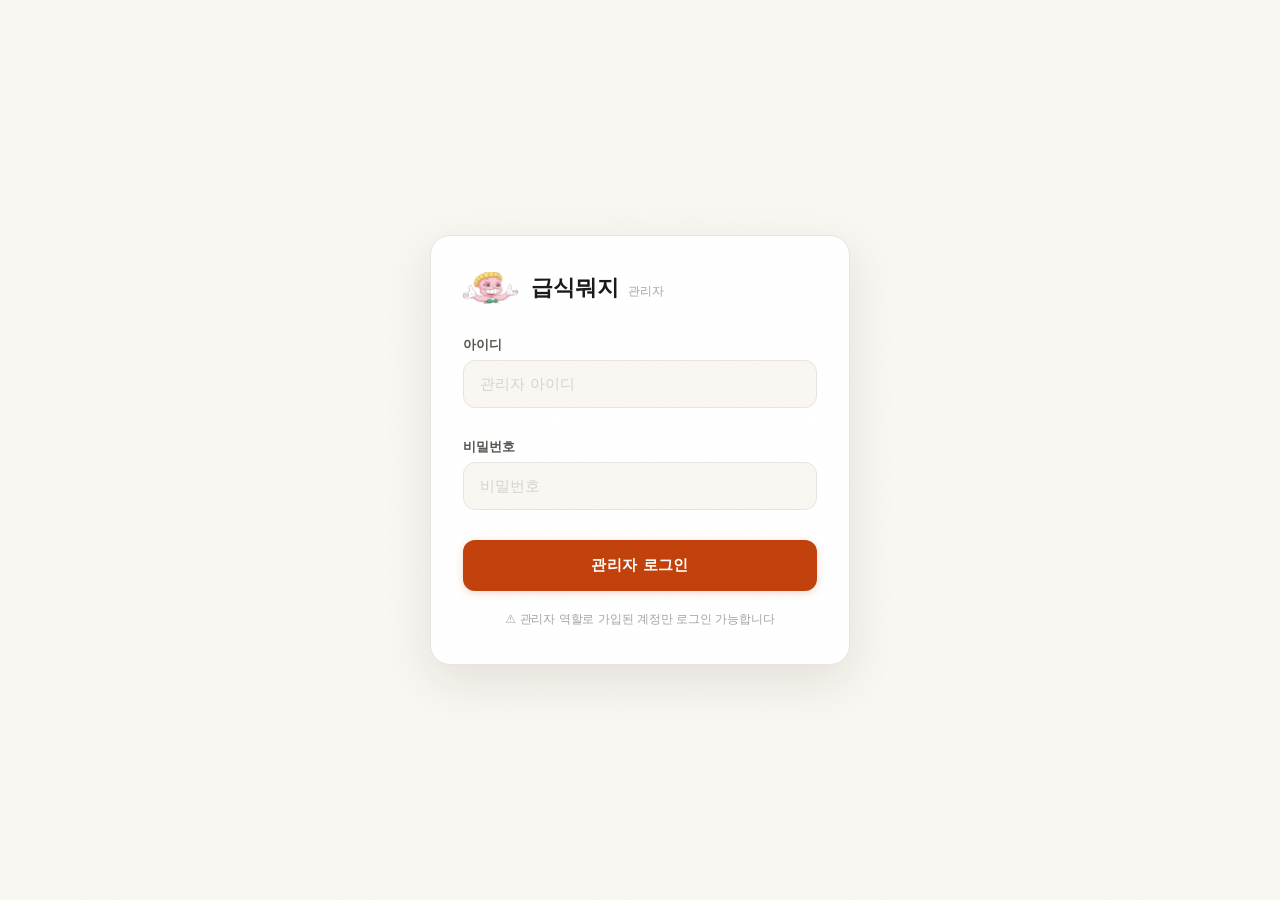
<file: admin.html>
<!DOCTYPE html>
<html lang="ko">
<head>
  <meta charset="UTF-8">
  <meta name="viewport" content="width=device-width,initial-scale=1">
  <title>급식뭐지 — 관리자</title>
  <meta name="description" content="급식뭐지 관리자 패널">
  <link rel="preconnect" href="https://fonts.googleapis.com">
  <link rel="preconnect" href="https://fonts.gstatic.com" crossorigin>
  <link href="https://fonts.googleapis.com/css2?family=Inter:wght@300;400;500;600;700;800;900&family=Noto+Sans+KR:wght@300;400;500;600;700;900&display=swap" rel="stylesheet">
  <link rel="stylesheet" href="style.css">
</head>
<body class="body-admin">

<!-- AUTH GATE -->
<div id="admin-auth" class="admin-auth-wrap">
  <div class="admin-auth-card">
    <div class="admin-auth-logo">
      <img src="assets/mascot.png" alt="" style="width:56px" onerror="this.style.display='none'">
      <h1>급식<span class="text-accent">뭐지</span> <small>관리자</small></h1>
    </div>
    <div class="auth-input-group">
      <label>아이디</label>
      <input type="text" id="admin-login-id" placeholder="관리자 아이디" class="form-input">
    </div>
    <div class="auth-input-group">
      <label>비밀번호</label>
      <input type="password" id="admin-login-pw" placeholder="비밀번호" class="form-input">
    </div>
    <button class="btn-primary" id="admin-login-btn">관리자 로그인</button>
    <p class="admin-auth-note">⚠️ 관리자 역할로 가입된 계정만 로그인 가능합니다</p>
  </div>
</div>

<!-- ADMIN PANEL -->
<div id="admin-panel" class="admin-panel" style="display:none">
  <header class="admin-topbar">
    <div class="admin-topbar-left">
      <img src="assets/mascot.png" alt="" style="width:32px" onerror="this.style.display='none'">
      <h1>급식<span class="text-accent">뭐지</span> <small>관리자</small></h1>
    </div>
    <div class="admin-topbar-right">
      <span class="admin-user" id="admin-user-name">관리자</span>
      <a href="index.html" class="btn-outline-sm">앱 보기 →</a>
      <button class="btn-outline-sm btn-danger-outline" id="admin-logout">로그아웃</button>
    </div>
  </header>

  <main class="admin-main">
    <!-- EXCEL BULK IMPORT -->
    <section class="admin-card" id="excel-section" style="position:relative; overflow:hidden;">
      <div style="position:absolute; top:0; left:0; width:4px; height:100%; background:var(--green);"></div>
      <div style="display:flex; justify-content:space-between; align-items:center; margin-bottom:12px;">
        <h3 style="margin:0;">📊 엑셀 한 달 일괄 업로드</h3>
        <span class="excel-badge">NEW</span>
      </div>

      <!-- 급식 유형 선택 -->
      <p style="font-size:13px; font-weight:700; color:var(--gray-dark); margin-bottom:8px;">① 업로드할 급식 유형 선택</p>
      <div class="excel-type-selector">
        <button class="meal-type-btn active" id="excel-type-lunch" data-type="lunch">🌞 급식 (중식)</button>
        <button class="meal-type-btn" id="excel-type-dinner" data-type="dinner">🌙 석식 (저녁)</button>
      </div>

      <!-- 파일 드롭존 -->
      <p style="font-size:13px; font-weight:700; color:var(--gray-dark); margin:16px 0 8px;">② 엑셀 파일 업로드</p>
      <div class="excel-drop-zone" id="excel-drop-zone">
        <div class="excel-drop-icon">📂</div>
        <div class="excel-drop-text">클릭하거나 파일을 여기에 드래그</div>
        <div class="excel-drop-hint">.xlsx / .xls 파일 지원</div>
        <input type="file" id="excel-file-input" accept=".xlsx,.xls" style="display:none;">
      </div>

      <!-- 미리보기 -->
      <div id="excel-preview-wrap" style="display:none; margin-top:16px;">
        <p style="font-size:13px; font-weight:700; color:var(--gray-dark); margin-bottom:8px;">③ 파싱 미리보기 — 확인 후 저장</p>
        <div id="excel-preview-table" class="excel-preview-table"></div>
        <div class="excel-import-actions">
          <button class="btn-outline-sm" id="btn-excel-cancel">✕ 취소</button>
          <button class="btn-primary" id="btn-excel-save" style="background:var(--green);">💾 전체 저장</button>
        </div>
      </div>
    </section>

    <!-- BULK PARSER -->
    <section class="admin-card" style="position:relative; overflow:hidden;">
      <div style="position:absolute; top:0; left:0; width:4px; height:100%; background:var(--blue);"></div>
      <div style="display:flex; justify-content:space-between; align-items:center; margin-bottom:8px;">
        <h3 style="margin:0;">🤖 식단표 자동 분석기</h3>
      </div>
      <p style="font-size:13px; color:var(--gray-dark); margin-bottom:12px; line-height:1.4;">
        식단표 내용을 복사/붙여넣기 하세요.<br>
        (형식 예: <span style="font-family:monospace; background:white; padding:2px 4px; border-radius:4px;">2026.04.10 [중식] 현미밥, 미역국</span>)
      </p>
      <textarea id="bulk-text" class="form-input" rows="4" placeholder="텍스트 붙여넣기..." style="resize:vertical"></textarea>
      <button class="btn-primary btn-sm" id="btn-parse-bulk" style="margin-top:12px; width:100%;">자동 분류하기</button>
    </section>

    <!-- DATE -->
    <section class="admin-card">
      <h3>📅 날짜 선택</h3>
      <input type="date" class="form-input" id="pick-date">
    </section>

    <!-- LUNCH -->
    <section class="admin-card">
      <div class="admin-card-header">
        <h3>🌞 점심 급식</h3>
        <button class="btn-sm" id="add-lunch">+ 메뉴 추가</button>
      </div>
      <div id="lunch-list" class="menu-editor"></div>
      <div class="empty-editor" id="lunch-empty">메뉴를 추가해주세요</div>
    </section>

    <!-- DINNER -->
    <section class="admin-card">
      <div class="admin-card-header">
        <h3>🌙 저녁 석식</h3>
        <button class="btn-sm" id="add-dinner">+ 메뉴 추가</button>
      </div>
      <div id="dinner-list" class="menu-editor"></div>
      <div class="empty-editor" id="dinner-empty">메뉴를 추가해주세요</div>
    </section>

    <!-- AI AUTO-FILL -->
    <div class="admin-actions" style="margin-bottom:0;">
      <button class="btn-primary btn-lg" id="btn-ai-fill" style="background:linear-gradient(135deg,#6366f1,#8b5cf6);width:100%;">🤖 AI 영양정보 자동입력 (Gemini)</button>
    </div>
    <p id="ai-fill-status" style="text-align:center;font-size:12px;color:var(--gray-dark);margin:4px 0 12px;display:none;"></p>

    <!-- ACTIONS -->
    <div class="admin-actions">
      <button class="btn-primary btn-lg" id="btn-save">💾 저장하기</button>
      <button class="btn-outline-sm btn-lg" id="btn-clear-day">이 날짜 삭제</button>
    </div>

    <!-- SAVED LIST -->
    <section class="admin-card">
      <div style="display:flex; justify-content:space-between; align-items:center;">
        <h3 style="margin:0;">📋 저장된 급식 목록</h3>
        <button class="btn-outline-sm btn-danger-outline" id="btn-clear-month" style="font-size:12px; padding:6px 10px;">🗑 월별 일괄 삭제</button>
      </div>
      <div id="saved-list" style="margin-top:12px;"></div>
    </section>

    <!-- USER MANAGEMENT -->
    <section class="admin-card">
      <h3>👥 사용자 관리</h3>
      <div id="user-list"></div>
    </section>
  </main>
</div>

<div class="toast" id="toast"></div>

<!-- EXCEL CONFLICT MODAL -->
<div class="modal-backdrop" id="excel-conflict-modal" style="display:none;">
  <div class="modal-box">
    <div class="modal-icon">⚠️</div>
    <h3 class="modal-title">기존 데이터 감지됨</h3>
    <p class="modal-desc" id="excel-conflict-desc">이미 저장된 날짜가 <strong id="conflict-count">0</strong>개 있습니다.<br>덮어쓰고 계속 진행하시겠습니까?</p>
    <div class="modal-actions">
      <button class="btn-outline-sm" id="btn-conflict-cancel">취소하기</button>
      <button class="btn-primary" id="btn-conflict-proceed" style="background:var(--orange);">무시하고 진행</button>
    </div>
  </div>
</div>

<script src="https://cdn.sheetjs.com/xlsx-0.20.3/package/dist/xlsx.full.min.js"></script>
<script>
(function(){
  'use strict';

  function getDB(key, fallback) { try { return JSON.parse(localStorage.getItem(key)) || fallback; } catch(e) { return fallback; } }
  function setDB(key, val) { localStorage.setItem(key, JSON.stringify(val)); }
  function toast(msg) {
    var t = document.getElementById('toast');
    t.textContent = msg; t.classList.add('show');
    setTimeout(function(){ t.classList.remove('show'); }, 2600);
  }

  var authWrap = document.getElementById('admin-auth');
  var panel = document.getElementById('admin-panel');

  var session = getDB('session', null);
  if (session && session.role === 'admin') {
    authWrap.style.display = 'none';
    panel.style.display = '';
    document.getElementById('admin-user-name').textContent = session.name + ' 님';
    initAdmin();
  }

  document.getElementById('admin-login-btn').addEventListener('click', async function(){
    var id = document.getElementById('admin-login-id').value.trim();
    var pw = document.getElementById('admin-login-pw').value;
    if (!id || !pw) { toast('아이디와 비밀번호를 입력하세요'); return; }

    var btn = this;
    var orig = btn.textContent;
    btn.textContent = '로그인 중...';
    try {
      const res = await fetch('/api/auth/login', {
        method: 'POST',
        headers: { 'Content-Type': 'application/json' },
        body: JSON.stringify({ id, pw })
      });
      const data = await res.json();
      btn.textContent = orig;

      if (!res.ok) { toast('❌ ' + (data.error || '아이디 또는 비밀번호가 잘못되었습니다')); return; }
      if (data.role !== 'admin') { toast('❌ 관리자 권한이 없습니다'); return; }

      setDB('session', { id: data.id, name: data.name, role: data.role });
      authWrap.style.display = 'none';
      panel.style.display = '';
      document.getElementById('admin-user-name').textContent = data.name + ' 님';
      toast('✅ 로그인 성공!');
      initAdmin();
    } catch(err) {
      btn.textContent = orig;
      toast('❌ 서버 오류');
    }
  });

  document.getElementById('admin-logout').addEventListener('click', function(){
    localStorage.removeItem('session');
    location.reload();
  });

  var emojis = ['🍚','🍲','🍜','🥩','🍗','🍖','🥘','🐟','🥬','🌿','🥒','🥗','🥦','🥚','🧆','🥛','🧃','🍊','🍎','🍌','🍰','🍞','🌽','🥕','🧀','🍕','🍔','🥟','🍣','🥮'];
  let cachedMeals = {};
  let cachedUsers = [];

  async function fetchAllData() {
    try {
      const [resM, resU] = await Promise.all([fetch('/api/meals'), fetch('/api/users')]);
      if(resM.ok) cachedMeals = await resM.json();
      if(resU.ok) cachedUsers = await resU.json();
    } catch (e) {
      console.warn('Network error', e);
    }
  }

  async function saveMealsToCloud() {
    try {
      const res = await fetch('/api/meals', {
        method: 'POST',
        headers: { 'Content-Type': 'application/json' },
        body: JSON.stringify(cachedMeals)
      });
      if(res.ok) return true;
      return false;
    } catch(e) { return false; }
  }

  async function initAdmin() {
    document.getElementById('btn-save').textContent = '데이터 불러오는 중...';
    await fetchAllData();
    buildFoodDict();
    document.getElementById('btn-save').textContent = '💾 저장하기';

    var pickDate = document.getElementById('pick-date');
    var d = new Date();
    pickDate.value = d.getFullYear()+'-'+String(d.getMonth()+1).padStart(2,'0')+'-'+String(d.getDate()).padStart(2,'0');

    loadDate(pickDate.value);
    renderSaved();
    renderUsers();

    pickDate.addEventListener('change', function(){ loadDate(this.value); });
    document.getElementById('add-lunch').addEventListener('click', function(){ addRow('lunch'); });
    document.getElementById('add-dinner').addEventListener('click', function(){ addRow('dinner'); });

    // ═══ AI 영양정보 자동입력 ═══
    document.getElementById('btn-ai-fill').addEventListener('click', async function(){
      var btn = this;
      var status = document.getElementById('ai-fill-status');

      // Collect all food names that are missing nutrition (kcal = 0 or empty)
      var foodsToFill = [];
      var rowMap = []; // track which rows need filling

      ['lunch', 'dinner'].forEach(function(type) {
        var rows = document.getElementById(type + '-list').querySelectorAll('.editor-row');
        for (var i = 0; i < rows.length; i++) {
          var nameInput = rows[i].querySelector('.fi-name');
          var kcalInput = rows[i].querySelector('.fi-kcal');
          var name = nameInput ? nameInput.value.trim() : '';
          var kcal = kcalInput ? parseInt(kcalInput.value) : 0;
          if (name && !kcal) {
            foodsToFill.push(name);
            rowMap.push({ type: type, row: rows[i], name: name });
          }
        }
      });

      if (foodsToFill.length === 0) {
        toast('✅ 모든 메뉴에 영양정보가 입력되어 있습니다');
        return;
      }

      btn.disabled = true;
      btn.textContent = '🤖 AI 분석 중...';
      status.style.display = '';
      status.textContent = foodsToFill.length + '개 메뉴 영양정보 조회 중...';

      try {
        var res = await fetch('/api/nutrition-ai', {
          method: 'POST',
          headers: { 'Content-Type': 'application/json' },
          body: JSON.stringify({ foods: foodsToFill })
        });
        var data = await res.json();

        if (!res.ok || !data.results) {
          toast('❌ AI 조회 실패: ' + (data.error || '알 수 없는 오류'));
          return;
        }

        var filled = 0;
        for (var i = 0; i < rowMap.length; i++) {
          var row = rowMap[i].row;
          var result = data.results[i];
          if (!result) continue;

          var kcalInput = row.querySelector('.fi-kcal');
          if (kcalInput && result.kcal) {
            kcalInput.value = Math.round(result.kcal);
            filled++;
          }
        }

        toast('🤖 AI가 ' + filled + '개 메뉴의 영양정보를 입력했습니다!');
        status.textContent = '✅ 완료! 값을 확인하고 저장하세요.';
      } catch(err) {
        toast('❌ 네트워크 오류: ' + err.message);
        status.textContent = '';
      } finally {
        btn.disabled = false;
        btn.textContent = '🤖 AI 영양정보 자동입력 (Gemini)';
      }
    });

    document.getElementById('btn-parse-bulk').addEventListener('click', function(){
      var txt = document.getElementById('bulk-text').value;
      if (!txt.trim()) { toast('텍스트를 입력해주세요'); return; }

      // Extract Date (YYYY.MM.DD or YYYY-MM-DD)
      var dateMatch = txt.match(/20\d{2}[-.]\d{1,2}[-.]\d{1,2}/);
      if (dateMatch) {
         var ds = dateMatch[0].replace(/\./g, '-');
         var parts = ds.split('-');
         if(parts.length===3) {
            ds = parts[0] + '-' + parts[1].padStart(2,'0') + '-' + parts[2].padStart(2,'0');
            pickDate.value = ds;
            loadDate(ds); // reload day
         }
      }

      // Extract lunch and dinner items
      var lMatch = txt.match(/\[중식\](.*?)(?=\[석식\]|$)/s);
      var dMatch = txt.match(/\[석식\](.*?)(?=\[중식\]|$)/s);
      
      if (lMatch) {
         var names = lMatch[1].split(/[,]+|\s{2,}/).map(n=>n.replace(/\(.*?\)/g, '').trim()).filter(n=>n);
         names.forEach(n => addRowWithData('lunch', { emoji: '🍲', name: n, kcal: '', p: '', f: '', c: '', na: '', allergy: '' }));
         document.getElementById('lunch-empty').style.display = 'none';
      }
      
      if (dMatch) {
         var names = dMatch[1].split(/[,]+|\s{2,}/).map(n=>n.replace(/\(.*?\)/g, '').trim()).filter(n=>n);
         names.forEach(n => addRowWithData('dinner', { emoji: '🍲', name: n, kcal: '', p: '', f: '', c: '', na: '', allergy: '' }));
         document.getElementById('dinner-empty').style.display = 'none';
      }

      toast('🤖 파싱 완료! 내용을 확인하고 저장하세요.');
    });

    document.getElementById('btn-save').addEventListener('click', async function(){
      var dateVal = pickDate.value;
      if (!dateVal) { toast('📅 날짜를 선택하세요'); return; }
      var lunch = readRows('lunch');
      var dinner = readRows('dinner');
      if (lunch.length === 0 && dinner.length === 0) { toast('메뉴를 하나 이상 추가하세요'); return; }
      
      cachedMeals[dateVal] = { lunch: lunch, dinner: dinner };
      
      var btn = this;
      btn.textContent = '저장 중...';
      const ok = await saveMealsToCloud();
      btn.textContent = '💾 저장하기';
      
      if(ok) {
        toast('✅ '+dateVal+' 급식 저장 완료!');
        renderSaved();
      } else {
        toast('❌ 저장 실패');
      }
    });

    document.getElementById('btn-clear-day').addEventListener('click', async function(){
      var dateVal = pickDate.value;
      if (!dateVal) return;
      if (!confirm(dateVal+' 급식 데이터를 삭제할까요?')) return;
      
      delete cachedMeals[dateVal];
      
      var orig = this.textContent;
      this.textContent = '삭제 중...';
      const ok = await saveMealsToCloud();
      this.textContent = orig;

      if(ok) {
        loadDate(dateVal);
        renderSaved();
        toast('🗑 삭제되었습니다');
      } else {
        toast('❌ 삭제 실패');
      }
    });

    document.getElementById('btn-clear-month').addEventListener('click', async function() {
      var dateVal = pickDate.value;
      if (!dateVal) return;
      var ym = dateVal.substring(0, 7); // yyyy-mm 추출
      if (!confirm(ym + '월(해당 달)의 모든 식단 데이터를 삭제하시겠습니까?\n이 작업은 되돌릴 수 없습니다!')) return;
      
      var keys = Object.keys(cachedMeals);
      var deletedCount = 0;
      for (var i = 0; i < keys.length; i++) {
        if (keys[i].startsWith(ym)) {
          delete cachedMeals[keys[i]];
          deletedCount++;
        }
      }

      if (deletedCount === 0) {
        toast('🗑 삭제할 데이터가 없습니다.');
        return;
      }
      
      var orig = this.textContent;
      this.textContent = '삭제 중...';
      const ok = await saveMealsToCloud();
      this.textContent = orig;

      if(ok) {
        loadDate(dateVal);
        renderSaved();
        toast('✅ ' + ym + '월 데이터 ' + deletedCount + '일치 삭제 완료!');
      } else {
        toast('❌ 일괄 삭제 실패');
      }
    });

    // ═══ EXCEL BULK IMPORT ═══
    initExcelImport();
  }

  // ── 알레르기 번호 → 이름 매핑 ──
  var allergyMap = {
    '1':'계란','2':'우유','3':'메밀','4':'땅콩','5':'대두',
    '6':'밀','7':'고등어','8':'게','9':'새우','10':'돼지고기',
    '11':'복숭아','12':'토마토','13':'아황산류','14':'호두','15':'닭고기',
    '16':'쇠고기','17':'오징어','18':'조개류','19':'잣'
  };

  // ── 한 셀의 텍스트 → 메뉴 배열 변환 ──
  function parseCellToMenus(cellText) {
    if (!cellText || typeof cellText !== 'string') return [];
    var cleaned = cellText.trim();
    // 공고 문구 or 특수 문자만 있는 경우 스킵
    if (cleaned === '—' || cleaned === '-' || cleaned.includes('고사') || cleaned.includes('휴업') || cleaned.includes('재량')) return null; // null = 비어있는 날

    var lines = cleaned.split('\n').map(function(l){ return l.trim(); }).filter(function(l){ return l; });
    var menus = [];
    var current = null;

    for (var i = 0; i < lines.length; i++) {
      var line = lines[i];
      // 순수 알레르기 번호 줄 패턴: (숫자.숫자...) — 직전 메뉴에 붙임
      var isAllergyOnly = /^\([\d\.\s]+\)$/.test(line);
      if (isAllergyOnly && current) {
        var nums = line.replace(/[()]/g,'').split('.').map(function(n){ return n.trim(); }).filter(Boolean);
        var names = nums.map(function(n){ return allergyMap[n] || ''; }).filter(Boolean);
        current.allergy = names.join('·');
        continue;
      }
      // 메뉴명 + 인라인 알레르기 패턴: "메뉴명 (1.5.6)"
      var inlineMatch = line.match(/^(.*?)\s*\(([\d\.\s]+)\)$/);
      if (inlineMatch) {
        var name = inlineMatch[1].replace(/\*\S+/g, '').trim(); // *브라운S 같은 부가 설명 제거
        var nums = inlineMatch[2].split('.').map(function(n){ return n.trim(); }).filter(Boolean);
        var allergyNames = nums.map(function(n){ return allergyMap[n] || ''; }).filter(Boolean);
        if (name) {
          current = { emoji: pickEmoji(name), name: name, kcal: 0, p: 0, f: 0, c: 0, na: 0, allergy: allergyNames.join('·') };
          menus.push(current);
        }
      } else {
        // 알레르기 없는 순수 메뉴명
        var name = line.replace(/\*\S+/g, '').trim();
        if (name) {
          current = { emoji: pickEmoji(name), name: name, kcal: 0, p: 0, f: 0, c: 0, na: 0, allergy: '' };
          menus.push(current);
        }
      }
    }
    return menus;
  }

  // ── 메뉴명 키워드로 이모지 추측 ──
  var emojiRules = [
    [/밥|덮밥|볶음밥|비빔밥/, '🍚'],
    [/국|찌개|탕|수프|죽/, '🍲'],
    [/면|소바|스파게티|파스타|라면|짜장|짬뽕|칼국수/, '🍜'],
    [/치킨|닭/, '🍗'],
    [/돼지|삼겹|제육|순대/, '🥩'],
    [/소고기|쇠고기|불고기|차돌/, '🥩'],
    [/생선|고등어|연어|참치|새우|오징어|해물|보쌈/, '🐟'],
    [/샐러드|채소|나물|무침|무침/, '🥗'],
    [/김치|깍두기/, '🥬'],
    [/빵|토스트|샌드위치|크로켓/, '🍞'],
    [/피자/, '🍕'],
    [/과일|사과|귤|바나나/, '🍎'],
    [/케이크|디저트|초코/, '🍰'],
    [/만두|튀김|떡/, '🥟'],
    [/카레|스튜/, '🍛'],
    [/우유|요거트|요구르트/, '🥛'],
    [/주스|음료|쥬스/, '🧃'],
  ];
  function pickEmoji(name) {
    for (var i = 0; i < emojiRules.length; i++) {
      if (emojiRules[i][0].test(name)) return emojiRules[i][1];
    }
    return '🍽';
  }

  // ── 주차 셀에서 날짜 범위 파싱 (예: "1주\n(4/1~4/3)") ──
  function parseWeekRange(cellText) {
    if (!cellText) return null;
    var match = String(cellText).match(/(\d+)\/(\d+)~(\d+)\/(\d+)/);
    if (!match) return null;
    return {
      startMonth: parseInt(match[1]), startDay: parseInt(match[2]),
      endMonth: parseInt(match[3]), endDay: parseInt(match[4])
    };
  }

  // ── 주차 범위 + 요일 인덱스(0=월)로 실제 날짜 문자열 계산 ──
  function computeDate(year, weekRange, dayIdx) {
    // dayIdx: 0=월, 1=화, ..., 4=금
    var startDate = new Date(year, weekRange.startMonth - 1, weekRange.startDay);
    var result = new Date(startDate);
    result.setDate(startDate.getDate() + dayIdx);
    // 범위 초과 체크
    var endDate = new Date(year, weekRange.endMonth - 1, weekRange.endDay);
    if (result > endDate) return null;
    // 주말 체크 (토/일이면 skip — 실제 학교 달력 기준)
    var dow = result.getDay();
    if (dow === 0 || dow === 6) return null;
    return result.getFullYear() + '-' +
      String(result.getMonth()+1).padStart(2,'0') + '-' +
      String(result.getDate()).padStart(2,'0');
  }

  var excelParsedData = {}; // 파싱된 날짜별 결과물
  var excelMealType = 'lunch'; // 현재 선택된 유형

  function initExcelImport() {
    // 유형 선택 버튼
    var btnLunch = document.getElementById('excel-type-lunch');
    var btnDinner = document.getElementById('excel-type-dinner');
    if (btnLunch) btnLunch.addEventListener('click', function() {
      excelMealType = 'lunch';
      btnLunch.classList.add('active');
      btnDinner.classList.remove('active');
    });
    if (btnDinner) btnDinner.addEventListener('click', function() {
      excelMealType = 'dinner';
      btnDinner.classList.add('active');
      btnLunch.classList.remove('active');
    });

    // 드롭존 클릭 → 파일 선택
    var dropZone = document.getElementById('excel-drop-zone');
    var fileInput = document.getElementById('excel-file-input');
    if (dropZone) {
      dropZone.addEventListener('click', function() { fileInput.click(); });
      dropZone.addEventListener('dragover', function(e) {
        e.preventDefault(); dropZone.classList.add('drag-over');
      });
      dropZone.addEventListener('dragleave', function() { dropZone.classList.remove('drag-over'); });
      dropZone.addEventListener('drop', function(e) {
        e.preventDefault(); dropZone.classList.remove('drag-over');
        if (e.dataTransfer.files[0]) handleExcelFile(e.dataTransfer.files[0]);
      });
    }
    if (fileInput) fileInput.addEventListener('change', function() {
      if (this.files[0]) handleExcelFile(this.files[0]);
    });

    // 취소 버튼
    var btnCancel = document.getElementById('btn-excel-cancel');
    if (btnCancel) btnCancel.addEventListener('click', function() {
      document.getElementById('excel-preview-wrap').style.display = 'none';
      excelParsedData = {};
      if (fileInput) fileInput.value = '';
    });

    // 저장 버튼
    var btnSave = document.getElementById('btn-excel-save');
    if (btnSave) btnSave.addEventListener('click', function() {
      var conflictDates = Object.keys(excelParsedData).filter(function(d) { return cachedMeals[d]; });
      if (conflictDates.length > 0) {
        document.getElementById('conflict-count').textContent = conflictDates.length;
        document.getElementById('excel-conflict-modal').style.display = 'flex';
      } else {
        executeExcelSave();
      }
    });

    // 충돌 모달 버튼
    var btnProceed = document.getElementById('btn-conflict-proceed');
    var btnConflictCancel = document.getElementById('btn-conflict-cancel');
    if (btnProceed) btnProceed.addEventListener('click', function() {
      document.getElementById('excel-conflict-modal').style.display = 'none';
      executeExcelSave();
    });
    if (btnConflictCancel) btnConflictCancel.addEventListener('click', function() {
      document.getElementById('excel-conflict-modal').style.display = 'none';
    });
  }

  function handleExcelFile(file) {
    var reader = new FileReader();
    reader.onload = function(e) {
      try {
        var data = new Uint8Array(e.target.result);
        var workbook = XLSX.read(data, { type: 'array' });
        var sheet = workbook.Sheets[workbook.SheetNames[0]];
        var rows = XLSX.utils.sheet_to_json(sheet, { header: 1, defval: null });

        // 파일명 또는 첫 행에서 연도 파악
        var year = new Date().getFullYear();
        var firstCell = rows[0] ? String(rows[0][0] || '') : '';
        var yearMatch = firstCell.match(/(\d{4})/);
        if (yearMatch) year = parseInt(yearMatch[1]);

        excelParsedData = {};

        // 데이터 행 탐색 (헤더 이후 행부터)
        for (var r = 0; r < rows.length; r++) {
          var row = rows[r];
          if (!row || !row[0]) continue;
          var weekRange = parseWeekRange(String(row[0]));
          if (!weekRange) continue;

          // Col 1~5 = 월~금
          for (var c = 1; c <= 5; c++) {
            var cellText = row[c] ? String(row[c]) : null;
            var menus = parseCellToMenus(cellText);
            if (menus === null) continue; // 비어있는 날 (고사, 휴업 등)
            var dateStr = computeDate(year, weekRange, c - 1);
            if (!dateStr) continue;
            excelParsedData[dateStr] = menus;
          }
        }

        if (Object.keys(excelParsedData).length === 0) {
          toast('❌ 파싱 가능한 데이터가 없습니다. 엑셀 형식을 확인해주세요.');
          return;
        }

        renderExcelPreview();
        document.getElementById('excel-preview-wrap').style.display = '';
        toast('✅ ' + Object.keys(excelParsedData).length + '일치 파싱 완료! 미리보기를 확인하세요.');
      } catch(err) {
        console.error(err);
        toast('❌ 엑셀 파일 파싱 실패: ' + err.message);
      }
    };
    reader.readAsArrayBuffer(file);
  }

  function renderExcelPreview() {
    var container = document.getElementById('excel-preview-table');
    var dates = Object.keys(excelParsedData).sort();
    var typeLabel = excelMealType === 'lunch' ? '🌞 급식(중식)' : '🌙 석식(저녁)';
    var html = '<div class="ep-type-badge">' + typeLabel + ' 데이터로 저장됩니다</div>';
    html += '<div class="ep-table">';
    dates.forEach(function(d) {
      var menus = excelParsedData[d];
      var hasConflict = !!cachedMeals[d];
      html += '<div class="ep-row' + (hasConflict ? ' ep-conflict' : '') + '">';
      html += '<div class="ep-date">' + d + (hasConflict ? ' <span class="ep-dup">기존 있음</span>' : '') + '</div>';
      html += '<div class="ep-menus">';
      if (menus.length === 0) {
        html += '<span class="ep-empty">메뉴 없음 (미배식일)</span>';
      } else {
        menus.forEach(function(m) {
          html += '<span class="ep-menu-chip">' + m.emoji + ' ' + m.name + '</span>';
        });
      }
      html += '</div></div>';
    });
    html += '</div>';
    container.innerHTML = html;
  }

  async function executeExcelSave() {
    var dates = Object.keys(excelParsedData);
    dates.forEach(function(d) {
      var menus = excelParsedData[d];
      if (!cachedMeals[d]) cachedMeals[d] = { lunch: [], dinner: [] };
      cachedMeals[d][excelMealType] = menus;
    });

    var btn = document.getElementById('btn-excel-save');
    if (btn) btn.textContent = '저장 중...';
    var ok = await saveMealsToCloud();
    if (btn) btn.textContent = '💾 전체 저장';

    if (ok) {
      document.getElementById('excel-preview-wrap').style.display = 'none';
      excelParsedData = {};
      renderSaved();
      toast('✅ ' + dates.length + '일치 식단 저장 완료!');
    } else {
      toast('❌ 저장 실패. 다시 시도해주세요.');
    }
  }

  // ═══ 음식 사전 — 과거 입력 데이터에서 자동 수집 ═══
  var foodDict = {}; // { "현미밥": { emoji, kcal, p, f, c, na, allergy } }

  function buildFoodDict() {
    foodDict = {};
    var keys = Object.keys(cachedMeals);
    for (var i = 0; i < keys.length; i++) {
      var day = cachedMeals[keys[i]];
      var all = (day.lunch || []).concat(day.dinner || []);
      for (var j = 0; j < all.length; j++) {
        var m = all[j];
        if (!m.name) continue;
        // 가장 최근(또는 영양값이 있는) 데이터를 우선 저장
        if (!foodDict[m.name] || (m.kcal && !foodDict[m.name].kcal)) {
          foodDict[m.name] = {
            emoji: m.emoji || '🍽',
            kcal: m.kcal || 0,
            p: m.p || 0,
            f: m.f || 0,
            c: m.c || 0,
            na: m.na || 0,
            allergy: m.allergy || ''
          };
        }
      }
    }
  }

  function attachAutoFill(row) {
    var nameInput = row.querySelector('.fi-name');
    if (!nameInput) return;

    // 자동완성 드롭다운 생성
    var dropdown = document.createElement('div');
    dropdown.className = 'autofill-dropdown';
    dropdown.style.display = 'none';
    nameInput.parentNode.style.position = 'relative';
    nameInput.insertAdjacentElement('afterend', dropdown);

    nameInput.addEventListener('input', function() {
      var val = this.value.trim();
      if (val.length < 1) { dropdown.style.display = 'none'; return; }

      var matches = Object.keys(foodDict).filter(function(name) {
        return name.includes(val) && name !== val;
      }).slice(0, 6);

      if (matches.length === 0) { dropdown.style.display = 'none'; return; }

      dropdown.innerHTML = '';
      matches.forEach(function(name) {
        var item = document.createElement('div');
        item.className = 'autofill-item';
        var fd = foodDict[name];
        item.innerHTML = '<span class="af-emoji">' + fd.emoji + '</span>' +
          '<span class="af-name">' + name + '</span>' +
          '<span class="af-info">' + fd.kcal + 'kcal</span>';
        item.addEventListener('mousedown', function(e) {
          e.preventDefault();
          applyFoodData(row, name);
          dropdown.style.display = 'none';
        });
        dropdown.appendChild(item);
      });
      dropdown.style.display = '';
    });

    nameInput.addEventListener('blur', function() {
      setTimeout(function() { dropdown.style.display = 'none'; }, 150);
    });

    // 이름 입력 완료 시 (포커스 아웃) 정확 매치 자동채움
    nameInput.addEventListener('change', function() {
      var val = this.value.trim();
      if (foodDict[val]) applyFoodData(row, val);
    });
  }

  function applyFoodData(row, name) {
    var fd = foodDict[name];
    if (!fd) return;
    row.querySelector('.fi-name').value = name;
    row.querySelector('.fi-kcal').value = fd.kcal || '';
    row.querySelector('.fi-p').value = fd.p || '';
    row.querySelector('.fi-f').value = fd.f || '';
    row.querySelector('.fi-c').value = fd.c || '';
    row.querySelector('.fi-na').value = fd.na || '';
    row.querySelector('.fi-allergy').value = fd.allergy || '';
    // 이모지도 맞추기
    var sel = row.querySelector('.fi-emoji');
    for (var i = 0; i < sel.options.length; i++) {
      if (sel.options[i].value === fd.emoji) { sel.selectedIndex = i; break; }
    }
  }

  function addRow(type) {
    var list = document.getElementById(type+'-list');
    var empty = document.getElementById(type+'-empty');
    empty.style.display = 'none';

    var row = document.createElement('div');
    row.className = 'editor-row';
    var optHtml = '';
    for (var i = 0; i < emojis.length; i++) optHtml += '<option>'+emojis[i]+'</option>';
    row.innerHTML =
      '<select class="form-input fi-emoji">'+optHtml+'</select>'+
      '<input type="text" class="form-input fi-name" placeholder="메뉴 이름" autocomplete="off">'+
      '<input type="number" class="form-input fi-kcal" placeholder="칼로리(kcal)">'+
      '<input type="number" class="form-input fi-p" placeholder="단백질(g)">'+
      '<input type="number" class="form-input fi-f" placeholder="지방(g)">'+
      '<input type="number" class="form-input fi-c" placeholder="탄수화물(g)">'+
      '<input type="number" class="form-input fi-na" placeholder="나트륨(mg)">'+
      '<input type="text" class="form-input fi-allergy" placeholder="알레르기 (없으면 비움)">'+
      '<button class="btn-del-row">✕</button>';
    row.querySelector('.btn-del-row').addEventListener('click', function(){
      row.remove();
      if (list.children.length === 0) empty.style.display = '';
    });
    attachAutoFill(row);
    list.appendChild(row);
  }

  function readRows(type) {
    var rows = document.getElementById(type+'-list').querySelectorAll('.editor-row');
    var arr = [];
    for (var i = 0; i < rows.length; i++) {
      var r = rows[i];
      var name = r.querySelector('.fi-name').value.trim();
      if (!name) continue;
      arr.push({
        emoji: r.querySelector('.fi-emoji').value,
        name: name,
        kcal: parseInt(r.querySelector('.fi-kcal').value) || 0,
        p: parseFloat(r.querySelector('.fi-p').value) || 0,
        f: parseFloat(r.querySelector('.fi-f').value) || 0,
        c: parseFloat(r.querySelector('.fi-c').value) || 0,
        na: parseFloat(r.querySelector('.fi-na').value) || 0,
        allergy: r.querySelector('.fi-allergy').value.trim() || null
      });
    }
    return arr;
  }

  function loadDate(dateStr) {
    var data = cachedMeals[dateStr];
    document.getElementById('lunch-list').innerHTML = '';
    document.getElementById('dinner-list').innerHTML = '';
    document.getElementById('lunch-empty').style.display = '';
    document.getElementById('dinner-empty').style.display = '';
    if (data) {
      if (data.lunch && data.lunch.length > 0) {
        document.getElementById('lunch-empty').style.display = 'none';
        data.lunch.forEach(function(m){ addRowWithData('lunch', m); });
      }
      if (data.dinner && data.dinner.length > 0) {
        document.getElementById('dinner-empty').style.display = 'none';
        data.dinner.forEach(function(m){ addRowWithData('dinner', m); });
      }
    }
  }

  function addRowWithData(type, data) {
    var list = document.getElementById(type+'-list');
    var row = document.createElement('div');
    row.className = 'editor-row';
    var optHtml = '';
    for (var i = 0; i < emojis.length; i++) {
      optHtml += '<option'+(emojis[i]===data.emoji?' selected':'')+'>'+emojis[i]+'</option>';
    }
    // 음식 사전에서 영양값 자동 채움 (값이 0이고 사전에 있으면)
    var fd = foodDict[data.name];
    var kcal = data.kcal || (fd ? fd.kcal : '') || '';
    var pVal = data.p || (fd ? fd.p : '') || '';
    var fVal = data.f || (fd ? fd.f : '') || '';
    var cVal = data.c || (fd ? fd.c : '') || '';
    var naVal = data.na || (fd ? fd.na : '') || '';
    var allergyVal = data.allergy || (fd ? fd.allergy : '') || '';

    row.innerHTML =
      '<select class="form-input fi-emoji">'+optHtml+'</select>'+
      '<input type="text" class="form-input fi-name" value="'+data.name+'" autocomplete="off">'+
      '<input type="number" class="form-input fi-kcal" value="'+kcal+'" placeholder="칼로리(kcal)">'+
      '<input type="number" class="form-input fi-p" value="'+pVal+'" placeholder="단백질(g)">'+
      '<input type="number" class="form-input fi-f" value="'+fVal+'" placeholder="지방(g)">'+
      '<input type="number" class="form-input fi-c" value="'+cVal+'" placeholder="탄수화물(g)">'+
      '<input type="number" class="form-input fi-na" value="'+naVal+'" placeholder="나트륨(mg)">'+
      '<input type="text" class="form-input fi-allergy" value="'+allergyVal+'" placeholder="알레르기">'+
      '<button class="btn-del-row">✕</button>';
    row.querySelector('.btn-del-row').addEventListener('click', function(){
      row.remove();
      var empty = document.getElementById(type+'-empty');
      if (list.children.length === 0) empty.style.display = '';
    });
    attachAutoFill(row);
    list.appendChild(row);
  }

  function renderSaved() {
    var keys = Object.keys(cachedMeals).sort().reverse();
    var el = document.getElementById('saved-list');
    if (keys.length === 0) {
      el.innerHTML = '<p class="empty-note">저장된 급식 정보가 없습니다</p>';
      return;
    }
    var html = '<div class="saved-table">';
    keys.forEach(function(k){
      var d = cachedMeals[k];
      var lNames = (d.lunch||[]).map(function(m){return m.emoji+' '+m.name;}).join(', ');
      var dNames = (d.dinner||[]).map(function(m){return m.emoji+' '+m.name;}).join(', ');
      html += '<div class="saved-row">'+
        '<div class="saved-date">'+k+'</div>'+
        '<div class="saved-menus">'+
          (lNames?'<p><strong>점심</strong> '+lNames+'</p>':'')+
          (dNames?'<p><strong>저녁</strong> '+dNames+'</p>':'')+
        '</div>'+
        '<button class="btn-del-saved" data-key="'+k+'">🗑</button>'+
      '</div>';
    });
    html += '</div>';
    el.innerHTML = html;
    var delBtns = el.querySelectorAll('.btn-del-saved');
    for (var i = 0; i < delBtns.length; i++) {
      delBtns[i].addEventListener('click', async function(){
        var key = this.getAttribute('data-key');
        if (!confirm(key+' 데이터를 삭제할까요?')) return;
        
        var origItem = cachedMeals[key];
        delete cachedMeals[key];
        
        var origText = this.textContent;
        this.textContent = '...';
        const ok = await saveMealsToCloud();
        
        if(ok) {
          renderSaved();
          toast('삭제되었습니다');
        } else {
          cachedMeals[key] = origItem; // rollback
          this.textContent = origText;
          toast('❌ 서버 오류');
        }
      });
    }
  }

  function renderUsers() {
    var el = document.getElementById('user-list');
    if (cachedUsers.length === 0) {
      el.innerHTML = '<p class="empty-note">등록된 사용자가 없습니다</p>';
      return;
    }
    var html = '<div class="user-table"><div class="ut-head"><span>이름</span><span>아이디</span><span>역할</span></div>';
    cachedUsers.forEach(function(u){
      var roleLabel = u.role === 'admin' ? '👨‍🍳 관리자' : '🧑‍🎓 학생';
      html += '<div class="ut-row"><span>'+u.name+'</span><span>'+u.id+'</span><span class="role-tag '+(u.role==='admin'?'role-admin':'role-student')+'">'+roleLabel+'</span></div>';
    });
    html += '</div>';
    el.innerHTML = html;
  }

})();
</script>
</body>
</html>
</file>
<file: style.css>
/* ═══════════════════════════════════════════════
   급식뭐지 — Editorial Magazine Design System
   Noto Serif KR · Burnt Sienna · Refined warmth
   ═══════════════════════════════════════════════ */

*,*::before,*::after { box-sizing: border-box; margin: 0; padding: 0; }

:root {
  color-scheme: light;
  --primary: #C2410C;
  --primary-dark: #9A3412;
  --primary-soft: #FFF7ED;
  --primary-glow: rgba(194, 65, 12, 0.12);

  --green: #166534;
  --green-dark: #14532D;
  --green-soft: #DCFCE7;

  --bg: #FAF7F2;
  --card: #FFFFFF;
  --card-hover: #F5F2ED;

  --text: #1C1917;
  --text-2: #57534E;
  --text-3: #A8A29E;
  --text-placeholder: #D6D3D1;

  --border: #E7E5E4;
  --line: #E7E5E4;

  --shadow-sm: 0 1px 2px rgba(28,25,23,.04);
  --shadow-md: 0 4px 20px rgba(28,25,23,.06);
  --shadow-lg: 0 16px 48px rgba(28,25,23,.1);
  --shadow-card: 0 1px 3px rgba(28,25,23,.04), 0 4px 12px rgba(28,25,23,.03);

  --amber: #D97706;
  --orange: #EA580C;
  --red: #DC2626;
  --blue: #2563EB;
  --pink: #DB2777;
  --purple: #7C3AED;
  --cyan: #0891B2;
  --gold: #B45309;

  --r: 12px;
  --r-lg: 16px;
  --r-xl: 20px;

  --ease: cubic-bezier(0.16, 1, 0.3, 1);
  --bounce: cubic-bezier(0.34, 1.56, 0.64, 1);
  --spring: cubic-bezier(0.22, 1.2, 0.36, 1);

  --font-display: 'Noto Serif KR', 'Georgia', serif;
  --font-brand: 'Jua', sans-serif;
  --font-body: 'Pretendard Variable', Pretendard, -apple-system, BlinkMacSystemFont, system-ui, sans-serif;
}

html { font-size: 16px; -webkit-text-size-adjust: 100%; }

/* ═══ DARK THEME ═══ */
[data-theme="dark"] {
  --bg: #171412;
  --card: #231F1B;
  --card-hover: #2C2722;
  --text: #F5F5F4;
  --text-2: #D6D3D1;
  --text-3: #78716C;
  --text-placeholder: #44403C;
  --border: #2E2A26;
  --line: #2E2A26;
  --primary-soft: rgba(194,65,12,.12);
  --shadow-sm: 0 1px 2px rgba(0,0,0,.4);
  --shadow-md: 0 4px 20px rgba(0,0,0,.5);
  --shadow-lg: 0 16px 48px rgba(0,0,0,.6);
  --shadow-card: 0 1px 3px rgba(0,0,0,.3), 0 4px 12px rgba(0,0,0,.2);
  color-scheme: dark;
}
[data-theme="dark"] .cal-bottom-sheet {
  background: #231F1B;
  border-top: 1px solid rgba(255,255,255,.05);
}
[data-theme="dark"] .cbs-meal-item { background: #171412 !important; border-color: #2E2A26 !important; }
[data-theme="dark"] .cbs-handle { background: #57534E !important; }
[data-theme="dark"] .cbs-nutrition-divider::before,
[data-theme="dark"] .cbs-nutrition-divider::after { background: #2E2A26 !important; }
[data-theme="dark"] .simple-bar-track { background: #2E2A26; }
[data-theme="dark"] .tip-toggle { background: #171412; border-color: #2E2A26; }
[data-theme="dark"] .auth-bg { background: #171412; }
[data-theme="dark"] .appbar { background: rgba(23,20,18,.97); border-color: #2E2A26; }
[data-theme="dark"] .bottom-nav { background: rgba(23,20,18,.97); border-color: #2E2A26; }
[data-theme="dark"] .modal-sheet,
[data-theme="dark"] .modal-box { background: #231F1B; }
[data-theme="dark"] .form-input { background: #171412; border-color: #2E2A26; color: var(--text); }
[data-theme="dark"] .mc-visual { background: #1C1917 !important; }
[data-theme="dark"] .auth-bg { background: linear-gradient(155deg, #78350F 0%, #451A03 50%, #1C1917 100%); }

body {
  font-family: var(--font-body);
  background: var(--bg);
  color: var(--text);
  min-height: 100vh;
  min-height: 100dvh;
  overflow: hidden;
  -webkit-font-smoothing: antialiased;
  letter-spacing: -0.01em;
}

/* Paper grain texture — editorial print feel */
body::after {
  content: '';
  position: fixed;
  inset: 0;
  z-index: 10000;
  pointer-events: none;
  background-image: url("data:image/svg+xml,%3Csvg viewBox='0 0 256 256' xmlns='http://www.w3.org/2000/svg'%3E%3Cfilter id='noise'%3E%3CfeTurbulence type='fractalNoise' baseFrequency='0.9' numOctaves='4' stitchTiles='stitch'/%3E%3C/filter%3E%3Crect width='100%25' height='100%25' filter='url(%23noise)' opacity='0.03'/%3E%3C/svg%3E");
  background-size: 256px 256px;
  opacity: 0.4;
}

img { max-width: 100%; height: auto; display: block; }
button { cursor: pointer; font-family: inherit; }
input, select { font-family: inherit; }

/* ═══ APP SHELL ═══ */
#app {
  width: 100%;
  height: 100vh;
  height: 100dvh;
  position: relative;
  overflow: hidden;
  background: var(--bg);
}

.screen {
  position: absolute;
  inset: 0;
  display: flex;
  flex-direction: column;
  opacity: 0;
  transform: translateY(10px);
  transition: opacity .4s var(--ease), transform .4s var(--ease);
  pointer-events: none;
  z-index: 0;
}
.screen.active {
  opacity: 1;
  transform: translateY(0);
  pointer-events: all;
  z-index: 1;
}

/* ═══════════════════════════════════
   AUTH SCREEN — Split tone, no glow
   ═══════════════════════════════════ */
#auth-screen {
  background: var(--bg);
}

.auth-bg {
  position: absolute;
  top: 0; left: 0; right: 0;
  height: 42%;
  background: linear-gradient(155deg, #C2410C 0%, #EA580C 40%, #F59E0B 100%);
  border-radius: 0 0 40px 40px;
  z-index: 0;
  overflow: hidden;
}
/* Decorative circles instead of glow orbs */
.auth-glow {
  position: absolute;
  border-radius: 50%;
  opacity: 0.12;
  background: #fff;
}
.auth-glow.g1 {
  width: 200px; height: 200px;
  top: -40px; right: -50px;
  animation: authFloat 12s ease-in-out infinite;
}
.auth-glow.g2 {
  width: 140px; height: 140px;
  bottom: 20px; left: -30px;
  animation: authFloat 16s ease-in-out infinite reverse;
}
@keyframes authFloat {
  0%,100% { transform: translate(0,0) scale(1); }
  50% { transform: translate(12px,-12px) scale(1.05); }
}

.auth-content {
  position: relative;
  z-index: 1;
  flex: 1;
  display: flex;
  flex-direction: column;
  align-items: center;
  padding: 0 24px;
  overflow-y: auto;
}

.auth-logo-area {
  display: flex;
  flex-direction: column;
  align-items: center;
  padding-top: 64px;
  margin-bottom: 36px;
}
.auth-mascot {
  width: 72px;
  height: 72px;
  margin-bottom: 16px;
  animation: mascotPop .6s var(--bounce);
  filter: drop-shadow(0 4px 12px rgba(0,0,0,.1));
}
.auth-mascot img { width: 100%; height: 100%; object-fit: contain; }
.mascot-fallback {
  width: 72px; height: 72px;
  display: flex; align-items: center; justify-content: center;
  font-size: 40px;
  background: rgba(255,255,255,.3);
  border-radius: 20px;
  backdrop-filter: blur(8px);
}
@keyframes mascotPop {
  from { transform: scale(.4); opacity: 0; }
  50% { transform: scale(1.05); opacity: 1; }
  to { transform: scale(1); }
}

.auth-title {
  font-family: var(--font-brand);
  font-size: 38px;
  font-weight: 400;
  letter-spacing: -.02em;
  color: #fff;
  text-shadow: 0 2px 12px rgba(0,0,0,.15);
}
.auth-title span { color: #FDE68A; }
.auth-sub {
  font-size: 14px;
  color: rgba(255,255,255,.85);
  margin-top: 6px;
  font-weight: 500;
}

.auth-form {
  width: 100%;
  max-width: 360px;
  background: var(--card);
  border-radius: var(--r-xl);
  padding: 28px 24px 32px;
  box-shadow: var(--shadow-lg);
}

.auth-input-group {
  margin-bottom: 16px;
}
.auth-input-group label {
  display: block;
  font-size: 13px;
  font-weight: 700;
  color: var(--text-2);
  margin-bottom: 6px;
}
.auth-input-group input,
.form-input {
  width: 100%;
  padding: 14px 16px;
  border: 1.5px solid var(--border);
  border-radius: 12px;
  font-size: 15px;
  color: var(--text);
  outline: none;
  background: var(--bg);
  transition: border-color .2s, box-shadow .2s, background .2s;
}
.auth-input-group input:focus,
.form-input:focus {
  border-color: var(--primary);
  box-shadow: 0 0 0 3px var(--primary-glow);
  background: #fff;
}
.auth-input-group input::placeholder,
.form-input::placeholder { color: var(--text-placeholder); }

#signup-admin-code-group {
  animation: slideDown 0.3s var(--ease) forwards;
}
@keyframes slideDown {
  from { opacity: 0; transform: translateY(-8px); }
  to { opacity: 1; transform: translateY(0); }
}

.role-selector {
  display: flex;
  gap: 10px;
}
.role-btn {
  flex: 1;
  padding: 14px;
  border: 1.5px solid var(--border);
  border-radius: 12px;
  background: var(--bg);
  font-size: 14px;
  font-weight: 600;
  color: var(--text-3);
  transition: all .2s;
}
.role-btn.active {
  border-color: var(--primary);
  background: var(--primary-soft);
  color: var(--primary-dark);
  font-weight: 700;
}

.auth-switch {
  text-align: center;
  font-size: 14px;
  color: var(--text-3);
  margin-top: 20px;
}
.auth-switch button {
  background: none;
  border: none;
  color: var(--primary);
  font-weight: 700;
  font-size: 14px;
  text-decoration: underline;
  text-underline-offset: 3px;
}

/* ═══ BUTTONS ═══ */
.btn-primary {
  width: 100%;
  padding: 16px;
  background: var(--primary);
  color: #fff;
  border: none;
  border-radius: var(--r);
  font-size: 15px;
  font-weight: 700;
  letter-spacing: .02em;
  box-shadow: 0 2px 8px rgba(194,65,12,.2);
  transition: all .2s var(--ease);
  display: flex;
  align-items: center;
  justify-content: center;
  gap: 8px;
  text-transform: uppercase;
}
.btn-primary:active {
  transform: scale(.97);
  box-shadow: 0 1px 4px rgba(194,65,12,.15);
}
.btn-primary:focus-visible {
  outline: 3px solid var(--primary-glow);
  outline-offset: 2px;
}

.btn-sm {
  padding: 9px 18px;
  background: var(--primary);
  color: #fff;
  border: none;
  border-radius: 10px;
  font-size: 13px;
  font-weight: 600;
  transition: transform .15s;
}
.btn-sm:active { transform: scale(.95); }

.btn-outline-sm {
  padding: 8px 16px;
  background: transparent;
  border: 1.5px solid var(--border);
  border-radius: 10px;
  font-size: 13px;
  font-weight: 600;
  color: var(--text-2);
  text-decoration: none;
  transition: all .2s;
  display: inline-block;
}
.btn-outline-sm:hover { border-color: var(--primary); color: var(--primary); }
.btn-danger-outline { border-color: var(--red); color: var(--red); }

.link-btn {
  background: none;
  border: none;
  color: var(--primary);
  font-size: 13px;
  font-weight: 700;
}

/* ═══ STATUS BAR (hidden) ═══ */
.status-bar, .status-right { display: none; }

/* ═══ APPBAR ═══ */
.appbar {
  height: 56px;
  background: var(--card);
  display: flex;
  align-items: center;
  justify-content: space-between;
  padding: 0 20px;
  border-bottom: 1px solid var(--border);
  flex-shrink: 0;
  z-index: 50;
}
.appbar-left { display: flex; align-items: center; gap: 10px; }
.appbar-mascot {
  width: 36px; height: 36px;
  border-radius: 50%;
  overflow: hidden;
  background: var(--primary-soft);
  display: flex; align-items: center; justify-content: center;
  animation: mascotWiggle 3s ease-in-out infinite;
  animation-delay: 1s;
}
.appbar-mascot img { width: 100%; height: 100%; object-fit: cover; }
.appbar-title {
  font-family: var(--font-brand);
  font-size: 20px;
  font-weight: 400;
  letter-spacing: -.01em;
  color: var(--text);
}
.appbar-title b { color: var(--primary); font-weight: 400; }
.appbar-right { display: flex; gap: 6px; }
.appbar-btn {
  width: 38px;
  height: 38px;
  border-radius: 12px;
  border: none;
  background: var(--bg);
  display: flex;
  align-items: center;
  justify-content: center;
  color: var(--text-2);
  transition: all .2s;
  position: relative;
}
.appbar-btn:active { transform: scale(.88); }
.bell-dot {
  position: absolute;
  top: 8px; right: 8px;
  width: 7px; height: 7px;
  border-radius: 50%;
  background: var(--red);
  border: 2px solid #fff;
}

.appbar-detail { display: none; }
.appbar-detail.show { display: flex; }
.back-btn {
  width: 38px; height: 38px;
  border-radius: 12px;
  border: none;
  background: var(--bg);
  display: flex; align-items: center; justify-content: center;
  color: var(--text-2);
  transition: transform .15s;
}
.back-btn:active { transform: scale(.88); }
#detail-bar-title {
  font-size: 17px;
  font-weight: 700;
  color: var(--text);
  margin-left: 12px;
  flex: 1;
}

/* ═══ MAIN SCROLL ═══ */
.main-scroll {
  flex: 1;
  overflow-y: auto;
  overflow-x: hidden;
  -webkit-overflow-scrolling: touch;
}
.main-scroll::-webkit-scrollbar { width: 0; }

.page {
  display: none;
  animation: pageIn .3s var(--ease);
}
.page.active { display: block; }
@keyframes pageIn {
  from { opacity: 0; transform: translateY(6px); }
  to { opacity: 1; transform: translateY(0); }
}

/* ═══════════════════════════════════
   HOME PAGE
   ═══════════════════════════════════ */
.home-welcome {
  padding: 24px 20px 8px;
}
.welcome-hi {
  font-size: 12px;
  color: var(--text-3);
  font-weight: 600;
  letter-spacing: .08em;
  text-transform: uppercase;
}
.home-welcome h2 {
  font-family: var(--font-display);
  font-size: clamp(24px, 6vw, 32px);
  font-weight: 900;
  letter-spacing: -.03em;
  color: var(--text);
  margin-top: 4px;
  line-height: 1.2;
}

/* Tabs */
.tab-bar {
  display: flex;
  padding: 4px 20px 0;
  gap: 0;
  border-bottom: 1px solid var(--border);
}
.tab {
  flex: 1;
  padding: 12px 0;
  text-align: center;
  font-size: 15px;
  font-weight: 700;
  color: var(--text-3);
  background: none;
  border: none;
  border-bottom: 2.5px solid transparent;
  margin-bottom: -1px;
  transition: all .2s;
}
.tab.active {
  color: var(--primary);
  border-bottom-color: var(--primary);
}

/* Kcal banner (legacy, kept for compatibility) */
.kcal-banner {
  background: linear-gradient(135deg, var(--primary) 0%, #FFB74D 100%);
  margin: 12px 20px;
  border-radius: var(--r-lg);
  padding: 18px 24px;
  display: flex;
  align-items: center;
  justify-content: space-between;
  color: #fff;
  box-shadow: 0 6px 20px rgba(255,109,59,.2);
}
.kcal-left { display: flex; align-items: baseline; gap: 6px; }
.kcal-number {
  font-family: var(--font-display);
  font-size: 36px;
  letter-spacing: -.02em;
}
.kcal-unit { font-size: 13px; opacity: .7; }
.kcal-desc { font-size: 12px; opacity: .8; }

/* Menu grid */
.menu-grid {
  padding: 16px 20px 16px;
  display: grid;
  grid-template-columns: repeat(2, 1fr);
  gap: 12px;
}

.menu-card {
  background: var(--card);
  border-radius: var(--r-lg);
  overflow: hidden;
  cursor: pointer;
  box-shadow: var(--shadow-card);
  transition: transform .2s var(--ease), box-shadow .2s;
  -webkit-tap-highlight-color: transparent;
  animation: cardIn .35s var(--ease) both;
  border: 1px solid var(--border);
}
.menu-card:nth-child(1) { animation-delay: 0s; }
.menu-card:nth-child(2) { animation-delay: .04s; }
.menu-card:nth-child(3) { animation-delay: .08s; }
.menu-card:nth-child(4) { animation-delay: .12s; }
.menu-card:nth-child(5) { animation-delay: .16s; }
.menu-card:nth-child(6) { animation-delay: .2s; }
.menu-card:nth-child(7) { animation-delay: .24s; }
.menu-card:nth-child(8) { animation-delay: .28s; }
@keyframes cardIn {
  from { opacity: 0; transform: translateY(12px) scale(.96); }
  to { opacity: 1; transform: translateY(0) scale(1); }
}
.menu-card:active { transform: scale(.97); }
.menu-card:hover { box-shadow: var(--shadow-md); }

/* Warm parchment card top */
.mc-visual {
  aspect-ratio: 1.1;
  display: flex;
  align-items: center;
  justify-content: center;
  position: relative;
  overflow: hidden;
  background: linear-gradient(145deg, #FFF7ED, #FFEDD5);
}

.mc-ring {
  width: 60px;
  aspect-ratio: 1;
  border-radius: 50%;
  background: rgba(255,255,255,.8);
  display: flex;
  align-items: center;
  justify-content: center;
  transition: transform .3s var(--bounce);
  box-shadow: 0 2px 8px rgba(26,23,20,.04);
}
.menu-card:hover .mc-ring { transform: scale(1.06) rotate(2deg); }
.mc-emoji { font-size: 32px; }
.mc-allergy-badge {
  position: absolute;
  top: 10px;
  right: 10px;
  width: 9px; height: 9px;
  border-radius: 50%;
  background: var(--red);
  border: 2px solid #fff;
}

.mc-info {
  padding: 10px 14px 14px;
}
.mc-name {
  font-family: var(--font-display);
  font-size: 14px;
  font-weight: 700;
  color: var(--text);
  line-height: 1.35;
}
.mc-sub {
  font-size: 11px;
  color: var(--text-3);
  margin-top: 3px;
}

/* Empty state */
.empty-state {
  text-align: center;
  padding: 56px 20px;
  color: var(--text-3);
}
.empty-mascot { margin-bottom: 14px; }
.empty-state p { font-size: 16px; font-weight: 700; color: var(--text-2); }
.empty-state small { font-size: 13px; color: var(--text-3); }

/* Section card */
.section-card {
  margin: 0 20px 16px;
  background: var(--card);
  border-radius: var(--r-lg);
  box-shadow: var(--shadow-card);
  overflow: hidden;
  border: 1px solid var(--border);
}
.section-card-head {
  padding: 16px 18px;
  display: flex;
  justify-content: space-between;
  align-items: center;
  font-size: 14px;
  font-weight: 700;
  color: var(--text);
}
.teaser-empty {
  padding: 24px;
  display: flex;
  align-items: center;
  justify-content: center;
  gap: 8px;
  font-size: 13px;
  color: var(--text-3);
  background: var(--bg);
}

/* ═══ DETAIL PAGE ═══ */
.detail-hero {
  padding: 36px 20px 24px;
  text-align: center;
}
.detail-circle {
  width: 100px; height: 100px;
  border-radius: 50%;
  background: #FFF8F2;
  display: flex; align-items: center; justify-content: center;
  margin: 0 auto 16px;
  box-shadow: 0 4px 20px rgba(255,109,59,.1);
  animation: detailPop .5s var(--bounce);
}
@keyframes detailPop {
  from { transform: scale(.4); opacity: 0; }
  to { transform: scale(1); opacity: 1; }
}
.detail-circle span { font-size: 44px; }
.detail-hero h2 {
  font-family: var(--font-display);
  font-size: 24px;
  letter-spacing: -.02em;
  color: var(--text);
}
.detail-sub { font-size: 14px; color: var(--text-3); margin-top: 6px; font-weight: 500; }

.detail-body { padding: 8px 20px 32px; }
.section-label {
  font-size: 12px; font-weight: 700;
  letter-spacing: .04em; color: var(--text-3);
  text-transform: uppercase;
  margin-bottom: 10px; margin-top: 16px;
}
.detail-card {
  background: var(--card);
  border-radius: var(--r);
  box-shadow: var(--shadow-card);
  border: 1px solid var(--border);
  overflow: hidden;
  margin-bottom: 6px;
}

.ing-row {
  display: flex; align-items: center;
  padding: 14px 16px;
  border-bottom: 1px solid var(--border);
  gap: 12px; font-size: 14px;
  animation: ingFade .3s var(--ease) both;
}
.ing-row:last-child { border-bottom: none; }
.ing-row:nth-child(1) { animation-delay: .05s; }
.ing-row:nth-child(2) { animation-delay: .1s; }
.ing-row:nth-child(3) { animation-delay: .15s; }
@keyframes ingFade {
  from { opacity: 0; transform: translateX(-6px); }
  to { opacity: 1; transform: translateX(0); }
}
.ing-dot { width: 8px; height: 8px; border-radius: 50%; background: var(--green); flex-shrink: 0; }
.ing-dot.warn { background: var(--orange); }
.ing-name { flex: 1; color: var(--text); }
.ing-badge { font-size: 10px; padding: 4px 12px; border-radius: 999px; font-weight: 700; }
.badge-ok { background: var(--green-soft); color: var(--green-dark); }
.badge-warn { background: #FFF4EE; color: var(--orange); }

.bar-group { padding: 16px; }
.bar-item { margin-bottom: 12px; }
.bar-item:last-child { margin-bottom: 0; }
.bar-meta { display: flex; justify-content: space-between; font-size: 12px; margin-bottom: 6px; }
.bar-label { color: var(--text-2); font-weight: 600; }
.bar-value { color: var(--text-3); }
.bar-track { height: 6px; background: var(--bg); border-radius: 3px; overflow: hidden; }
.bar-fill {
  height: 100%; border-radius: 3px;
  background: var(--primary);
  width: 0;
  transition: width .8s var(--ease);
}
.bar-fill.warn { background: var(--orange); }

.source-note { font-size: 11px; color: var(--text-3); text-align: center; padding: 14px 0 24px; }

/* ═══ CALENDAR ═══ */
.page-top {
  padding: 20px 20px 16px;
}
.page-top h2 {
  font-family: var(--font-display);
  font-size: 24px;
  letter-spacing: -.02em;
  color: var(--text);
}
.sub-text { font-size: 13px; color: var(--text-3); margin-top: 4px; font-weight: 500; }

.cal-month-nav { display: flex; align-items: center; gap: 8px; }
.cal-month-nav button {
  background: var(--card);
  color: var(--text-2);
  border: 1px solid var(--border);
  border-radius: 50%;
  width: 32px; height: 32px;
  font-size: 16px; font-weight: 700;
  cursor: pointer;
  transition: all 0.15s;
}
.cal-month-nav button:active { transform: scale(0.9); background: var(--bg); }
#cal-month-title {
  font-family: var(--font-display);
  font-size: 16px;
  color: var(--text);
  min-width: 65px;
  text-align: center;
  font-variant-numeric: tabular-nums;
}

.cal-view-container {
  margin: 0 20px 20px;
  background: var(--card);
  border-radius: var(--r-xl);
  padding: 16px 12px;
  box-shadow: var(--shadow-card);
  border: 1px solid var(--border);
}
.cal-grid-header { display: grid; grid-template-columns: repeat(7, 1fr); margin-bottom: 10px; }
.cal-grid-header span { text-align: center; font-size: 12px; font-weight: 700; color: var(--text-3); }
.cal-grid-header span:first-child { color: var(--red); }
.cal-grid-header span:last-child { color: var(--blue); }

.cal-grid-body { display: grid; grid-template-columns: repeat(7, 1fr); gap: 3px; }
.cal-cell {
  position: relative;
  display: flex; flex-direction: column; align-items: center;
  padding: 8px 2px; min-height: 54px; border-radius: 12px;
  cursor: pointer; transition: all 0.15s;
}
.cal-cell.empty { pointer-events: none; }
.cal-cell:active { transform: scale(0.93); background: var(--bg); }
.cal-cell-day {
  font-size: 13px; font-weight: 600;
  color: var(--text-2); z-index: 2;
  margin-bottom: 5px;
}
.cal-cell.today .cal-cell-day {
  background: var(--primary);
  color: #fff;
  border-radius: 50%;
  width: 26px; height: 26px;
  display: flex; align-items: center; justify-content: center;
  font-weight: 800;
  box-shadow: 0 2px 8px rgba(255,109,59,.25);
}
.cal-cell.sunday .cal-cell-day { color: var(--red); }
.cal-cell.saturday .cal-cell-day { color: var(--blue); }
.cal-cell.today.sunday .cal-cell-day,
.cal-cell.today.saturday .cal-cell-day { color: #fff; }
.cal-indicator-dots { display: flex; gap: 3px; justify-content: center; height: 6px; }
.cal-dot { width: 5px; height: 5px; border-radius: 50%; }
.cal-dot.lunch { background: var(--primary); }
.cal-dot.dinner { background: var(--blue); }

/* ═══ CALENDAR BOTTOM SHEET ═══ */
.cal-sheet-backdrop {
  position: fixed; top: 0; left: 0; width: 100%; height: 100%;
  background: rgba(26,23,20,.35);
  backdrop-filter: blur(4px);
  -webkit-backdrop-filter: blur(4px);
  z-index: 800;
  opacity: 0; pointer-events: none;
  transition: opacity 0.3s ease;
}
.cal-sheet-backdrop.show { opacity: 1; pointer-events: auto; }

.cal-bottom-sheet {
  position: fixed; bottom: 0; left: 0; width: 100%; max-height: 85vh;
  background: #fff;
  border-top-left-radius: var(--r-xl);
  border-top-right-radius: var(--r-xl);
  z-index: 801;
  transform: translateY(110%);
  transition: transform 0.4s cubic-bezier(0.1, 0.9, 0.2, 1), visibility 0s 0.4s;
  display: flex; flex-direction: column;
  overflow: hidden;
  padding-bottom: max(20px, env(safe-area-inset-bottom));
  box-shadow: 0 -8px 32px rgba(26,23,20,.12);
  visibility: hidden;
}
.cal-bottom-sheet.show { transform: translateY(0); visibility: visible; transition: transform 0.4s cubic-bezier(0.1, 0.9, 0.2, 1), visibility 0s; }

/* dark mode disabled — app forces light mode always */

.cbs-handle-area { width: 100%; height: 28px; display: flex; justify-content: center; align-items: center; cursor: grab; }
.cbs-handle-area:active { cursor: grabbing; }
.cbs-handle { width: 40px; height: 5px; background: var(--border); border-radius: 10px; }
.cbs-header {
  display: flex; justify-content: space-between; align-items: center;
  padding: 4px 24px 16px;
  border-bottom: 1px solid var(--border);
}
.cbs-header h3 {
  font-family: var(--font-display);
  font-size: 20px;
  color: var(--text);
  letter-spacing: -.01em;
}
.cbs-content { padding: 20px 24px; overflow-y: auto; flex: 1; }
.cbs-meal-title { font-size: 15px; font-weight: 800; margin-bottom: 12px; color: var(--text); }
.cbs-meal-list { display: flex; flex-direction: column; gap: 8px; }
.cbs-meal-item {
  display: flex; align-items: center; padding: 14px 16px;
  background: var(--bg);
  border: 1px solid var(--border);
  border-radius: var(--r);
  font-size: 15px; font-weight: 700;
  color: var(--text);
  letter-spacing: -0.3px;
}
.cbs-meal-item::before {
  content: ''; display: block;
  width: 4px; height: 4px;
  border-radius: 50%;
  background: var(--primary);
  margin-right: 12px;
  flex-shrink: 0;
}
.cbs-meal-item .kcal {
  margin-left: auto; font-size: 13px; font-weight: 600; color: var(--text-3);
}
.cbs-empty {
  font-size: 14px; color: var(--text-3); text-align: center;
  padding: 24px;
  background: var(--bg);
  border-radius: var(--r);
  border: 1px dashed var(--border);
}
.cbs-danger {
  border-color: var(--red) !important;
  background: #FFF5F5 !important;
}
.cbs-danger span { color: var(--red); }
.cbs-danger .kcal { color: #ef4444; }
.cbs-danger-badge { margin-left: 8px; font-size: 14px; }

.cbs-action { padding: 0 24px 24px; }
.btn-apple-glass {
  background: var(--primary);
  border: none; color: white; padding: 16px; border-radius: 14px;
  font-size: 16px; font-weight: 700; width: 100%;
  display: flex; justify-content: center; align-items: center;
  box-shadow: 0 6px 20px rgba(255,109,59,.2);
  transition: all 0.15s; cursor: pointer;
}
.btn-apple-glass:active { opacity: 0.9; transform: scale(0.97); }

/* ═══ PHOTO FEED ═══ */
.feed-list { padding: 8px 20px 90px; display: flex; flex-direction: column; gap: 16px; }

.feed-card {
  background: var(--card);
  border-radius: var(--r-lg);
  overflow: hidden;
  box-shadow: var(--shadow-card);
  border: 1px solid var(--border);
  animation: feedIn .4s var(--ease) both;
}
.feed-card:nth-child(1) { animation-delay: .04s; }
.feed-card:nth-child(2) { animation-delay: .1s; }
@keyframes feedIn { from { opacity: 0; transform: translateY(10px); } to { opacity: 1; transform: translateY(0); } }

.feed-photo {
  height: 160px;
  background: linear-gradient(135deg, #FFE0CC, #FFD1B8);
  display: flex; flex-direction: column;
  align-items: center; justify-content: center;
  gap: 8px; position: relative;
}
.feed-date-tag {
  position: absolute; top: 14px; left: 16px;
  background: rgba(26,23,20,.7);
  color: #fff; font-size: 11px; font-weight: 700;
  padding: 5px 14px; border-radius: 999px;
  backdrop-filter: blur(4px);
}
.feed-photo-icon {
  width: 44px; height: 44px;
  border-radius: 50%;
  background: rgba(255,255,255,.5);
  display: flex; align-items: center; justify-content: center;
  font-size: 20px;
}
.feed-photo small { font-size: 11px; color: rgba(255,255,255,.8); }

.feed-body { padding: 16px 18px; }
.feed-menus { font-size: 13px; color: var(--text-2); line-height: 1.8; }
.feed-footer {
  display: flex; align-items: center; justify-content: space-between;
  margin-top: 12px; padding-top: 12px;
  border-top: 1px solid var(--border);
}
.feed-author { display: flex; align-items: center; gap: 10px; }
.feed-avatar {
  width: 28px; height: 28px;
  border-radius: 50%; overflow: hidden;
  background: var(--primary);
  display: flex; align-items: center; justify-content: center;
}
.feed-avatar img { width: 100%; height: 100%; object-fit: cover; }
.feed-author-name { font-size: 12px; color: var(--text-3); font-weight: 500; }
.feed-like {
  font-size: 13px; color: var(--text-3);
  background: none; border: none;
  display: flex; align-items: center; gap: 5px;
  transition: color .2s;
}
.feed-like:active { color: var(--red); }

/* FAB */
.fab {
  position: fixed;
  bottom: 80px; right: 24px;
  width: 52px; height: 52px;
  border-radius: 50%;
  background: var(--primary);
  color: #fff; border: none;
  box-shadow: 0 6px 24px rgba(255,109,59,.35);
  display: flex; align-items: center; justify-content: center;
  z-index: 20;
  transition: transform .2s var(--bounce);
}
.fab:active { transform: scale(.85); }

/* ═══ HOME NUTRITION (Simple) ═══ */
.tip-card.home-tip {
  margin: 8px 20px 20px;
  background: var(--card);
  border: 1px solid var(--border);
  box-shadow: var(--shadow-card);
  border-radius: var(--r-lg);
  padding: 20px;
  display: flex; flex-direction: column; align-items: stretch; gap: 0;
}
.tip-header {
  display: flex; justify-content: space-between; align-items: center; margin-bottom: 18px;
  gap: 8px; flex-wrap: wrap;
}
.tip-title-row { display: flex; align-items: center; gap: 8px; }
.tip-icon-sm { font-size: 20px; }
.tip-title {
  margin: 0;
  font-family: var(--font-display);
  font-size: 17px;
  font-weight: 900;
  color: var(--text);
  letter-spacing: -.02em;
}

/* Kcal hero number */
.home-kcal-display {
  display: flex; align-items: flex-end; justify-content: center; gap: 6px;
  padding: 0 0 18px;
}
.home-kcal-display strong {
  font-family: var(--font-display);
  font-size: 56px;
  line-height: 1;
  letter-spacing: -3px;
  color: var(--text);
  font-weight: 900;
}
.home-kcal-display span {
  font-size: 15px; font-weight: 700; color: var(--text-3);
  padding-bottom: 6px;
}

/* Radar chart wrapper */
.home-radar-wrap {
  display: flex; justify-content: center; align-items: center;
  margin: 0 0 10px;
}
.home-radar-wrap canvas { display: block; max-width: 100%; }

/* ═══ NUTRITION INLINE EDIT ═══ */
.nut-edit-btn {
  width: 34px; height: 34px;
  border-radius: 50%;
  border: 1.5px solid var(--border);
  background: var(--bg);
  font-size: 15px;
  cursor: pointer;
  display: flex; align-items: center; justify-content: center;
  transition: all .15s;
  flex-shrink: 0;
}
.nut-edit-btn:active { background: var(--primary-soft); border-color: var(--primary); }

.nut-edit-form {
  display: flex; flex-direction: column; gap: 12px;
  padding: 4px 0;
}
.nut-edit-row {
  display: flex; align-items: center; gap: 10px;
}
.nut-edit-row label {
  font-size: 14px; font-weight: 700; color: var(--text-2);
  width: 60px; flex-shrink: 0;
}
.nut-input-wrap {
  display: flex; align-items: center; gap: 6px;
  flex: 1;
}
.nut-input-wrap input {
  flex: 1;
  padding: 10px 12px;
  border-radius: 10px;
  border: 1.5px solid var(--border);
  background: var(--bg);
  font-size: 16px; font-weight: 700;
  color: var(--text);
  text-align: right;
  -moz-appearance: textfield;
}
.nut-input-wrap input::-webkit-inner-spin-button { -webkit-appearance: none; }
.nut-input-wrap input:focus { border-color: var(--primary); outline: none; }
.nut-input-wrap span {
  font-size: 13px; font-weight: 600; color: var(--text-3);
  min-width: 24px;
}
.nut-edit-actions {
  display: flex; gap: 8px; margin-top: 4px;
}
.nut-cancel-btn {
  flex: 1; padding: 12px 8px; border-radius: 10px;
  border: 1.5px solid var(--border); background: var(--bg);
  font-size: 13px; font-weight: 700; color: var(--text-2);
  cursor: pointer; white-space: nowrap;
}
.nut-ai-btn {
  flex: 1.2; padding: 12px 8px; border-radius: 10px;
  border: none; color: #fff;
  font-size: 13px; font-weight: 700;
  cursor: pointer; white-space: nowrap;
}
.nut-save-btn {
  flex: 1.5; padding: 12px 8px; border-radius: 10px;
  border: none; background: var(--primary); color: #fff;
  font-size: 13px; font-weight: 700;
  cursor: pointer; white-space: nowrap;
  box-shadow: 0 2px 8px rgba(255,109,59,.25);
}

/* Macro bars */
.home-macro-bars { display: flex; flex-direction: column; gap: 12px; margin-bottom: 18px; }
.simple-bar-head { display: flex; justify-content: space-between; align-items: center; font-size: 12px; margin-bottom: 6px; }
.simple-bar-head span { font-weight: 700; color: var(--text-2); letter-spacing: .3px; }
.simple-bar-val { font-weight: 600; color: var(--text-3); }
.simple-bar-track { height: 7px; background: var(--border); border-radius: 99px; overflow: hidden; }
.simple-bar-fill { height: 100%; border-radius: 99px; transition: width .9s var(--ease); }

/* Tip text — clean, no harsh background */
.home-tip-text {
  font-size: 13px; line-height: 1.6; color: var(--text-2); font-weight: 500;
  padding: 12px 14px;
  border-radius: 10px;
  background: var(--primary-soft);
  border-left: 3px solid var(--primary);
}

/* dark mode disabled — app forces light mode always */

/* Capsule Toggle */
.tip-toggle {
  display: flex;
  background: var(--bg);
  border-radius: 10px;
  padding: 3px;
  width: fit-content;
  border: 1px solid var(--border);
}
/* tip-toggle dark mode handled in home-tip block above */

.toggle-btn {
  padding: 6px 16px; border-radius: 8px; border: none; background: none;
  font-size: 13px; font-weight: 700; color: var(--text-3);
  cursor: pointer; transition: all 0.15s;
}
.toggle-btn.active {
  background: var(--primary); color: #fff;
  box-shadow: 0 2px 8px rgba(255,109,59,.2);
}
.tip-icon { font-size: 24px; flex-shrink: 0; }

.cbs-nutrition-divider {
  display: flex; align-items: center; gap: 12px; margin: 28px 0 18px;
}
.cbs-nutrition-divider::before, .cbs-nutrition-divider::after {
  content: ''; flex: 1; height: 1px; background: var(--border);
}
.cbs-nutrition-divider span { font-size: 13px; font-weight: 700; color: var(--text-3); white-space: nowrap; }

.cbs-nutrition-section { padding-bottom: 40px; }
.cbs-meal-toggle { margin-bottom: 16px; }

.cbs-kcal-row { text-align: center; padding: 4px 0 14px; }
.cbs-kcal-row strong {
  font-family: var(--font-display);
  font-size: 44px;
  letter-spacing: -1px;
  color: var(--text);
}
.cbs-kcal-row span { font-size: 14px; color: var(--text-3); font-weight: 600; margin-left: 2px; }

.cbs-macro-bars { display: flex; flex-direction: column; gap: 10px; margin-bottom: 14px; }

.cbs-tip-card {
  background: var(--primary-soft); border-radius: 12px; padding: 14px 16px;
  border-left: 3px solid var(--primary);
}
.cbs-tip-card p { font-size: 14px; line-height: 1.6; color: var(--text-2); font-weight: 600; margin: 0; }

/* ═══ NUTRITION (Legacy — used by detail page) ═══ */
.nut-hero {
  padding: 20px;
}
.nut-hero h2 { font-family: var(--font-display); font-size: 22px; }
.nut-numbers { display: flex; gap: 32px; margin-top: 16px; }
.nut-num-item { display: flex; flex-direction: column; }
.nut-num-item strong {
  font-family: var(--font-display);
  font-size: 36px;
  line-height: 1;
  color: var(--text);
}
.nut-num-item small { font-size: 12px; color: var(--text-3); }
.nut-num-item span { font-size: 10px; color: var(--text-3); margin-top: 4px; }

.tip-card {
  margin: 12px 20px;
  background: var(--primary-soft);
  border-radius: var(--r-lg);
  padding: 16px 18px;
  display: flex; align-items: flex-start; gap: 14px;
  border: 1px solid #FFE0CC;
}
.tip-body { font-size: 13px; color: var(--text-2); line-height: 1.7; }
.tip-body strong { font-weight: 700; display: block; margin-bottom: 2px; font-size: 14px; color: var(--text); }

.stat-grid {
  display: grid;
  grid-template-columns: repeat(3, 1fr);
  gap: 10px;
  padding: 0 20px;
  margin-bottom: 14px;
}
.stat-cell {
  background: var(--card);
  border-radius: 14px;
  padding: 14px 10px;
  text-align: center;
  box-shadow: var(--shadow-sm);
  border: 1px solid var(--border);
}
.stat-val { font-size: 18px; font-weight: 800; color: var(--primary); }
.stat-val.lo { color: var(--orange); }
.stat-lbl { font-size: 10px; color: var(--text-3); margin-top: 4px; display: block; font-weight: 600; }

/* ═══ ALLERGY ═══ */
.allergy-tags { display: flex; gap: 8px; padding: 16px 20px; flex-wrap: wrap; }
.allergy-tag {
  padding: 7px 16px; border-radius: 999px;
  font-size: 12px; font-weight: 700;
  display: inline-flex; align-items: center; gap: 5px;
}
.tag-warn { background: #FFF4EE; color: var(--orange); border: 1px solid #FFE0CC; }
.tag-safe { background: var(--green-soft); color: var(--green-dark); border: 1px solid #A5D6A7; }

#allergy-cards { padding: 0 20px 24px; display: flex; flex-direction: column; gap: 10px; }
.allergy-item {
  background: var(--card);
  border-radius: 14px;
  padding: 16px;
  display: flex; align-items: center; gap: 14px;
  box-shadow: var(--shadow-sm);
  border: 1px solid var(--border);
}
.allergy-emoji { font-size: 28px; flex-shrink: 0; }
.allergy-info { flex: 1; }
.allergy-name { font-size: 15px; font-weight: 700; color: var(--text); }
.allergy-detail { font-size: 12px; color: var(--text-3); margin-top: 3px; }
.allergy-badge { font-size: 10px; padding: 5px 12px; border-radius: 999px; font-weight: 700; flex-shrink: 0; }
.ab-safe { background: var(--green-soft); color: var(--green-dark); }
.ab-warn { background: #FFF4EE; color: var(--orange); }

/* ═══ BOTTOM NAV ═══ */
.bottom-nav {
  height: 58px;
  background: var(--card);
  border-top: 1px solid var(--border);
  display: flex;
  flex-shrink: 0;
  z-index: 1100;
}
.nav-item {
  flex: 1;
  display: flex; flex-direction: column;
  align-items: center; justify-content: center;
  gap: 2px;
  background: none; border: none;
  font-size: 10px; font-weight: 600;
  color: var(--text-placeholder);
  transition: all .15s;
  -webkit-tap-highlight-color: transparent;
  position: relative;
}
.nav-item:active { transform: scale(0.9); }
.nav-item.active {
  color: var(--primary);
}
.nav-item.active svg {
  background: var(--primary-soft);
  border-radius: 10px;
  padding: 4px;
  margin: -4px;
}
.nav-item svg { stroke: currentColor; transition: all .15s; }

/* ═══ TOAST ═══ */
.toast {
  position: fixed;
  bottom: 100px; left: 50%;
  transform: translateX(-50%) translateY(10px);
  background: var(--text);
  color: #fff;
  padding: 12px 24px;
  border-radius: 14px;
  font-size: 14px; font-weight: 600;
  opacity: 0;
  transition: all .3s var(--ease);
  z-index: 300;
  pointer-events: none;
  white-space: nowrap;
  box-shadow: var(--shadow-lg);
}
.toast.show { opacity: 1; transform: translateX(-50%) translateY(0); }

/* ═══ MODAL ═══ */
.modal-overlay {
  position: fixed; inset: 0;
  background: rgba(26,23,20,.3);
  backdrop-filter: blur(6px);
  z-index: 200;
  display: none;
  align-items: flex-end;
  justify-content: center;
}
.modal-overlay.show { display: flex; }

.modal-sheet {
  background: #fff;
  width: 100%; max-width: 540px;
  max-height: 85vh;
  border-radius: var(--r-xl) var(--r-xl) 0 0;
  overflow-y: auto;
  animation: sheetUp .3s var(--ease);
}
@keyframes sheetUp { from { transform: translateY(100%); } to { transform: translateY(0); } }
.modal-handle { width: 40px; height: 5px; border-radius: 3px; background: var(--border); margin: 12px auto 0; }
.modal-header {
  padding: 16px 22px;
  display: flex; justify-content: space-between; align-items: center;
}
.modal-header h3 { font-size: 18px; font-weight: 800; color: var(--text); }
.modal-close {
  width: 30px; height: 30px;
  border-radius: 50%;
  background: var(--bg); border: none;
  font-size: 13px; color: var(--text-3);
  display: flex; align-items: center; justify-content: center;
}
.modal-body { padding: 0 22px 36px; }

.upload-drop {
  background: var(--bg);
  border-radius: var(--r-lg);
  border: 2px dashed var(--border);
  aspect-ratio: 4/3;
  display: flex; flex-direction: column;
  align-items: center; justify-content: center;
  gap: 8px; cursor: pointer;
  margin-bottom: 18px;
  transition: border-color .2s, background .2s;
}
.upload-drop:hover { border-color: var(--primary); background: var(--primary-soft); }
.upload-drop p { font-size: 14px; font-weight: 600; color: var(--text-2); }
.upload-drop small { font-size: 11px; color: var(--text-3); }

#upload-preview { margin-bottom: 18px; border-radius: var(--r-lg); overflow: hidden; }
#upload-preview img { width: 100%; display: block; }

.form-label { font-size: 12px; font-weight: 700; color: var(--text-2); display: block; margin-bottom: 6px; }
.form-input { margin-bottom: 14px; }

/* ═══════════════════════════════════
   ADMIN PAGE
   ═══════════════════════════════════ */
.body-admin { overflow: auto; background: var(--bg); }

.admin-auth-wrap {
  min-height: 100vh;
  display: flex; align-items: center; justify-content: center;
  padding: 24px;
  background: var(--bg);
}
.admin-auth-card {
  background: var(--card);
  border-radius: var(--r-xl);
  padding: 36px 32px;
  width: 100%; max-width: 420px;
  box-shadow: var(--shadow-lg);
  border: 1px solid var(--border);
}
.admin-auth-logo { display: flex; align-items: center; gap: 12px; margin-bottom: 32px; }
.admin-auth-logo h1 {
  font-family: var(--font-display);
  font-size: 22px;
  color: var(--text);
}
.admin-auth-logo small { font-size: 12px; color: var(--text-3); font-weight: 500; margin-left: 4px; }
.admin-auth-note { font-size: 12px; color: var(--text-3); text-align: center; margin-top: 20px; }

.admin-panel { min-height: 100vh; }
.admin-topbar {
  background: #fff;
  border-bottom: 1px solid var(--border);
  padding: 14px 24px;
  display: flex; align-items: center; justify-content: space-between;
  position: sticky; top: 0; z-index: 50;
  flex-wrap: wrap; gap: 10px;
}
.admin-topbar-left { display: flex; align-items: center; gap: 12px; }
.admin-topbar-left h1 {
  font-family: var(--font-display);
  font-size: 19px;
  color: var(--text);
}
.admin-topbar-left small { font-size: 12px; color: var(--text-3); font-weight: 500; margin-left: 4px; }
.admin-topbar-right { display: flex; align-items: center; gap: 10px; flex-wrap: wrap; }
.admin-user { font-size: 13px; color: var(--text-3); font-weight: 600; }

.admin-main { max-width: 800px; margin: 0 auto; padding: 24px 20px 60px; }

.admin-card {
  background: var(--card);
  border-radius: var(--r-lg);
  padding: 24px;
  margin-bottom: 16px;
  box-shadow: var(--shadow-card);
  border: 1px solid var(--border);
}
.admin-card h3 { font-size: 17px; font-weight: 800; margin-bottom: 14px; color: var(--text); }
.admin-card-header { display: flex; justify-content: space-between; align-items: center; margin-bottom: 14px; }
.admin-card-header h3 { margin-bottom: 0; }

.menu-editor { display: flex; flex-direction: column; gap: 10px; }
.editor-row { display: flex; gap: 8px; align-items: center; flex-wrap: wrap; animation: edIn .2s var(--ease); }
@keyframes edIn { from { opacity: 0; transform: translateY(-4px); } }
.fi-emoji { width: 60px; flex-shrink: 0; text-align: center; font-size: 20px; padding: 12px 8px; }
.fi-name { flex: 1; min-width: 100px; }
.fi-kcal { width: 72px; flex-shrink: 0; }
.fi-allergy { width: 130px; flex-shrink: 0; }
.btn-del-row {
  width: 32px; height: 32px;
  border-radius: 10px;
  background: var(--red); color: #fff;
  border: none; font-size: 13px; flex-shrink: 0;
}

.empty-editor { text-align: center; padding: 28px; font-size: 13px; color: var(--text-3); }

/* ═══ AUTOFILL DROPDOWN ═══ */
.autofill-dropdown {
  position: absolute; top: 100%; left: 0; right: 0; z-index: 100;
  background: var(--card);
  border: 1.5px solid var(--primary);
  border-radius: 10px;
  box-shadow: var(--shadow-lg);
  max-height: 220px; overflow-y: auto;
  margin-top: 4px;
}
.autofill-item {
  display: flex; align-items: center; gap: 10px;
  padding: 10px 14px;
  cursor: pointer; transition: background .1s;
  border-bottom: 1px solid var(--border);
}
.autofill-item:last-child { border-bottom: none; }
.autofill-item:hover { background: var(--primary-soft); }
.af-emoji { font-size: 18px; flex-shrink: 0; }
.af-name { font-size: 14px; font-weight: 700; color: var(--text); flex: 1; }
.af-info { font-size: 12px; font-weight: 600; color: var(--primary); white-space: nowrap; }

.admin-actions { display: flex; gap: 12px; margin-bottom: 16px; }
.admin-actions .btn-primary, .admin-actions .btn-outline-sm { flex: 1; }
.btn-lg { padding: 16px; font-size: 15px; }

.saved-table { display: flex; flex-direction: column; }
.saved-row { display: flex; align-items: center; gap: 14px; padding: 14px 0; border-bottom: 1px solid var(--border); }
.saved-row:last-child { border-bottom: none; }
.saved-date { font-size: 14px; font-weight: 700; min-width: 100px; color: var(--primary); }
.saved-menus { flex: 1; font-size: 12px; color: var(--text-2); line-height: 1.8; }
.saved-menus strong { color: var(--text); }
.btn-del-saved { background: none; border: none; font-size: 18px; cursor: pointer; padding: 4px; }

.empty-note { text-align: center; padding: 24px; font-size: 13px; color: var(--text-3); }

.user-table { margin-top: 10px; }
.ut-head {
  display: grid; grid-template-columns: 1fr 1fr 1fr;
  font-size: 11px; font-weight: 700; color: var(--text-3);
  padding: 10px 0; border-bottom: 1px solid var(--border);
}
.ut-row {
  display: grid; grid-template-columns: 1fr 1fr 1fr;
  font-size: 13px; padding: 12px 0;
  border-bottom: 1px solid var(--border); align-items: center;
}
.role-tag { font-size: 11px; font-weight: 700; padding: 4px 10px; border-radius: 8px; display: inline-block; width: fit-content; }
.role-admin { background: #FFF4EE; color: var(--orange); }
.role-student { background: var(--green-soft); color: var(--green-dark); }

@media (max-width: 600px) {
  .editor-row { flex-wrap: wrap; }
  .fi-allergy { width: 100%; }
}

/* ═══ PROFILE SETTINGS ═══ */
.profile-card {
  margin: 16px 20px;
  background: var(--card);
  border-radius: var(--r-lg);
  padding: 20px;
  display: flex;
  align-items: center;
  gap: 16px;
  box-shadow: var(--shadow-card);
  border: 1px solid var(--border);
}
.profile-avatar {
  width: 52px; height: 52px;
  border-radius: 50%;
  background: var(--primary-soft);
  display: flex; align-items: center; justify-content: center;
  font-size: 26px;
}
.profile-info h3 { font-size: 18px; font-weight: 800; margin-bottom: 4px; color: var(--text); }
.profile-role {
  font-size: 12px; color: var(--primary); font-weight: 700;
  background: var(--primary-soft); padding: 3px 10px; border-radius: 999px;
}

/* PREMIUM ADMIN BUTTON */
.premium-admin-btn {
  display: flex; justify-content: space-between; align-items: center;
  background: var(--text);
  color: #fff !important; text-decoration: none; padding: 18px 20px;
  border-radius: var(--r-lg); margin: 0 20px;
  box-shadow: 0 8px 24px rgba(26,23,20,.15);
  transition: transform 0.2s, box-shadow 0.2s;
  position: relative; overflow: hidden;
}
.premium-admin-btn:active {
  transform: scale(0.97); box-shadow: 0 4px 12px rgba(26,23,20,.1);
}
.pa-left { display: flex; align-items: center; gap: 14px; position: relative; z-index: 1; }
.pa-icon { font-size: 28px; }
.pa-texts { display: flex; flex-direction: column; gap: 2px; }
.pa-texts strong { font-size: 15px; font-weight: 800; letter-spacing: -0.3px; color: #fff; }
.pa-texts small { font-size: 11px; color: rgba(255,255,255,.6); font-weight: 500; }
.pa-right {
  display: flex; align-items: center; gap: 4px;
  font-size: 14px; font-weight: 800; color: var(--primary);
  position: relative; z-index: 1;
}
.pa-right span { font-size: 16px; margin-top: -2px; transition: transform 0.15s; }
.premium-admin-btn:active .pa-right span { transform: translateX(3px); }

.allergy-toggle-grid {
  display: grid;
  grid-template-columns: repeat(auto-fill, minmax(90px, 1fr));
  gap: 10px;
  padding: 16px;
}
.allergy-toggle {
  background: var(--bg);
  border: 1.5px solid var(--border);
  color: var(--text-2);
  border-radius: 999px;
  padding: 10px 0;
  font-size: 13px;
  font-weight: 700;
  text-align: center;
  cursor: pointer;
  transition: all .15s;
  user-select: none;
}
.allergy-toggle.active {
  background: #FFF5F5;
  border-color: var(--red);
  color: var(--red);
}
.allergy-toggle:active { transform: scale(.94); }

.btn-outline {
  width: calc(100% - 40px);
  margin: 0 auto;
  display: block;
  padding: 16px;
  border-radius: 14px;
  font-size: 16px;
  font-weight: 700;
  cursor: pointer;
  background: transparent;
  transition: all .15s;
}
.btn-outline:active { transform: scale(.97); }

/* WARNING HIGHLIGHTS */
.menu-card.danger {
  border: 2px solid var(--red);
  box-shadow: 0 2px 12px rgba(211, 47, 47, 0.12);
  background: var(--card);
}
.danger-badge {
  font-size: 11px;
  font-weight: 800;
  color: white;
  background: var(--red);
  padding: 5px 12px;
  border-radius: 999px;
  display: inline-block;
  margin-top: 6px;
  animation: pulseDanger 1.5s infinite;
}
@keyframes pulseDanger {
  0% { box-shadow: 0 0 0 0 rgba(211, 47, 47, 0.3); }
  70% { box-shadow: 0 0 0 8px rgba(211, 47, 47, 0); }
  100% { box-shadow: 0 0 0 0 rgba(211, 47, 47, 0); }
}

/* ═══ AUTH SKIP BUTTON ═══ */
.auth-skip {
  position: sticky;
  top: 16px;
  align-self: flex-start;
  z-index: 10;
  background: rgba(255,255,255,.25);
  backdrop-filter: blur(8px);
  -webkit-backdrop-filter: blur(8px);
  border: none;
  color: #fff;
  font-size: 14px;
  font-weight: 700;
  padding: 8px 16px;
  border-radius: 999px;
  cursor: pointer;
  transition: all .2s;
}
.auth-skip:active { transform: scale(.95); background: rgba(255,255,255,.35); }

/* ═══ HOME DATE ROW ═══ */
.home-date-row {
  display: flex;
  justify-content: space-between;
  align-items: flex-start;
  gap: 8px;
  flex-wrap: wrap;
}
.meal-badge {
  font-size: 13px;
  font-weight: 700;
  color: var(--primary-dark);
  background: var(--primary-soft);
  padding: 5px 12px;
  border-radius: 999px;
  border: 1px solid rgba(255,109,59,.15);
  white-space: nowrap;
}

/* ═══ CALENDAR PAGE TOP ═══ */
.page-top-row {
  display: flex;
  justify-content: space-between;
  align-items: flex-end;
}

/* ═══ BOTTOM SHEET ENHANCED ═══ */
.cbs-header { justify-content: space-between; align-items: center; }
.cbs-header-right { display: flex; align-items: center; gap: 6px; }
.cbs-day-nav {
  width: 34px; height: 34px;
  border-radius: 50%;
  background: var(--bg);
  border: 1.5px solid var(--border);
  font-size: 20px; font-weight: 700;
  color: var(--text-2);
  display: flex; align-items: center; justify-content: center;
  cursor: pointer; transition: all .15s; flex-shrink: 0;
}
.cbs-day-nav:active { background: var(--primary-soft); border-color: var(--primary); color: var(--primary); }

.cbs-close {
  width: 32px; height: 32px;
  border-radius: 50%;
  background: var(--bg);
  border: none;
  font-size: 16px;
  color: var(--text-3);
  display: flex;
  align-items: center;
  justify-content: center;
  cursor: pointer;
  transition: all .15s;
}
.cbs-close:active { transform: scale(.9); background: var(--border); }

.cbs-photo-box {
  display: none;
  margin-bottom: 20px;
  border-radius: var(--r-lg);
  overflow: hidden;
  box-shadow: var(--shadow-md);
}
.cbs-title-lunch { color: var(--primary) !important; font-size: 16px; font-weight: 900; }
.cbs-title-dinner { color: var(--blue) !important; font-size: 16px; font-weight: 900; }
.cbs-meal-section-gap { margin-top: 28px; }

/* ═══ DATE NAV (Photo Page) ═══ */
.date-nav {
  display: flex;
  align-items: center;
  justify-content: center;
  gap: 12px;
  margin: 0 20px 16px;
  padding: 12px 16px;
  background: var(--card);
  border-radius: var(--r-lg);
  border: 1px solid var(--border);
  box-shadow: var(--shadow-sm);
}
.date-nav-btn {
  width: 38px; height: 38px;
  border-radius: 50%;
  background: var(--primary);
  color: #fff;
  border: none;
  font-size: 20px;
  font-weight: 700;
  display: flex;
  align-items: center;
  justify-content: center;
  cursor: pointer;
  transition: all .15s;
  box-shadow: 0 2px 8px rgba(255,109,59,.2);
}
.date-nav-btn:active { transform: scale(.9); }
.date-nav-input {
  font-size: 15px;
  font-weight: 600;
  padding: 10px 16px;
  border-radius: 12px;
  border: 1.5px solid var(--border);
  background: var(--bg);
  font-family: var(--font-body);
  color: var(--text);
  text-align: center;
  transition: border-color .2s;
}
.date-nav-input:focus {
  border-color: var(--primary);
  outline: none;
}

/* ═══ LOGIN PROMPT (Anonymous Profile) ═══ */
.login-prompt {
  margin: 20px 20px 40px;
  text-align: center;
  padding: 48px 24px;
  background: var(--card);
  border-radius: var(--r-xl);
  border: 1px solid var(--border);
  box-shadow: var(--shadow-card);
}
.login-prompt-visual {
  margin-bottom: 24px;
}
.login-prompt-ring {
  width: 80px; height: 80px;
  border-radius: 50%;
  background: linear-gradient(135deg, var(--primary-soft) 0%, #FFE0CC 100%);
  display: flex;
  align-items: center;
  justify-content: center;
  margin: 0 auto;
  font-size: 36px;
  animation: promptPulse 3s ease-in-out infinite;
}
@keyframes promptPulse {
  0%, 100% { transform: scale(1); box-shadow: 0 0 0 0 rgba(255,109,59,.1); }
  50% { transform: scale(1.04); box-shadow: 0 0 0 16px rgba(255,109,59,0); }
}
.login-prompt-title {
  font-family: var(--font-display);
  font-size: 20px;
  color: var(--text);
  margin-bottom: 10px;
}
.login-prompt-desc {
  font-size: 14px;
  color: var(--text-3);
  line-height: 1.6;
  margin-bottom: 28px;
}
.login-prompt-btn {
  max-width: 260px;
  margin: 0 auto;
}

/* ═══ PROFILE LOGGED IN ENHANCEMENTS ═══ */
.admin-access-wrap {
  display: none;
  margin-bottom: 24px;
}
.btn-save {
  margin: 16px 20px 0;
  width: calc(100% - 40px);
}
.btn-logout {
  margin: 12px auto 40px;
  border: 1.5px solid var(--red);
  color: var(--red);
}

/* ═══ THEME TOGGLE ═══ */
.theme-toggle-card { margin-bottom: 12px; }
.theme-btn-group {
  display: flex; gap: 10px; margin-top: 12px;
}
.theme-btn {
  flex: 1; padding: 12px 0;
  border-radius: var(--r);
  border: 1.5px solid var(--border);
  background: var(--bg);
  color: var(--text-2);
  font-size: 14px; font-weight: 700;
  display: flex; align-items: center; justify-content: center; gap: 6px;
  cursor: pointer; transition: all 0.15s;
}
.theme-btn.active {
  border-color: var(--primary);
  background: var(--primary-soft);
  color: var(--primary);
}

/* ═══ UPLOAD MODAL ENHANCED ═══ */
.upload-drop {
  background: var(--bg);
  border-radius: var(--r-lg);
  border: 2px dashed var(--border);
  padding: 40px 20px 32px;
  display: flex; flex-direction: column;
  align-items: center; justify-content: center;
  gap: 6px; cursor: pointer;
  margin-bottom: 20px;
  transition: all .25s var(--ease);
  position: relative;
}
.upload-drop:hover, .upload-drop:active {
  border-color: var(--primary);
  background: var(--primary-soft);
  transform: scale(1.01);
}
.upload-drop-icon {
  width: 64px; height: 64px;
  border-radius: 50%;
  background: var(--primary-soft);
  display: flex; align-items: center; justify-content: center;
  margin-bottom: 8px;
  transition: transform .3s var(--bounce);
}
.upload-drop:hover .upload-drop-icon { transform: scale(1.08) rotate(-3deg); }
.upload-drop-title { font-size: 16px; font-weight: 700; color: var(--text); margin: 0; }
.upload-drop-hint { font-size: 12px; color: var(--text-3); margin: 0; }
.upload-drop-badge {
  display: inline-block;
  margin-top: 8px;
  font-size: 11px;
  font-weight: 700;
  color: var(--primary);
  background: var(--primary-soft);
  padding: 4px 14px;
  border-radius: 999px;
  border: 1px solid rgba(255,109,59,.15);
}

.upload-preview-box {
  display: none;
  margin-bottom: 20px;
  border-radius: var(--r-lg);
  overflow: hidden;
  position: relative;
  box-shadow: var(--shadow-md);
}
.upload-preview-box img { width: 100%; display: block; }
.upload-preview-change {
  position: absolute;
  bottom: 12px; right: 12px;
  background: rgba(26,23,20,.7);
  backdrop-filter: blur(8px);
  color: #fff;
  border: none;
  padding: 8px 16px;
  border-radius: 999px;
  font-size: 12px;
  font-weight: 700;
  cursor: pointer;
  transition: all .15s;
}
.upload-preview-change:active { transform: scale(.95); }

.upload-form-group {
  margin-bottom: 16px;
}
.btn-upload {
  margin-top: 8px;
  font-size: 16px;
}

/* ═══ ENHANCED FAB ═══ */
.fab svg {
  transition: transform .3s var(--ease);
}
.fab:hover svg { transform: rotate(90deg); }

/* ═══ ENHANCED EMPTY STATE ═══ */
.empty-state {
  text-align: center;
  padding: 64px 32px;
  color: var(--text-3);
}
.empty-mascot {
  width: 80px; height: 80px;
  margin: 0 auto 16px;
  background: var(--primary-soft);
  border-radius: 50%;
  display: flex;
  align-items: center;
  justify-content: center;
  animation: emptyFloat 4s ease-in-out infinite;
}
@keyframes emptyFloat {
  0%, 100% { transform: translateY(0); }
  50% { transform: translateY(-6px); }
}
.empty-mascot img { width: 48px; }

/* ═══ ENHANCED ALLERGY TOGGLES ═══ */
.allergy-toggle {
  background: var(--bg);
  border: 1.5px solid var(--border);
  color: var(--text-2);
  border-radius: 999px;
  padding: 10px 0;
  font-size: 13px;
  font-weight: 700;
  text-align: center;
  cursor: pointer;
  transition: all .2s var(--ease);
  user-select: none;
}
.allergy-toggle.active {
  background: #FFF5F5;
  border-color: var(--red);
  color: var(--red);
  transform: scale(1.03);
  box-shadow: 0 2px 8px rgba(211,47,47,.1);
}
.allergy-toggle:active { transform: scale(.93); }

/* ═══ ENHANCED PROFILE AVATAR ═══ */
.profile-avatar {
  width: 52px; height: 52px;
  border-radius: 50%;
  background: linear-gradient(135deg, var(--primary-soft) 0%, #FFE0CC 100%);
  display: flex; align-items: center; justify-content: center;
  font-size: 26px;
  box-shadow: 0 2px 12px rgba(255,109,59,.12);
}

/* ═══════════════════════════════════
   DESKTOP RESPONSIVE
   ═══════════════════════════════════ */
@media (min-width: 768px) {
  .auth-content { max-width: 420px; margin: 0 auto; }
  .auth-logo-area { padding-top: 80px; }
  .appbar { padding: 0 32px; }
  .home-welcome { padding: 20px 32px 8px; }
  .tab-bar { justify-content: center; gap: 12px; padding-left: 32px; padding-right: 32px; }
  .tab { flex: none; min-width: 140px; }
  .kcal-banner { margin: 12px 32px; justify-content: center; gap: 32px; }
  .menu-grid { grid-template-columns: repeat(3, 1fr); max-width: 720px; margin: 0 auto; padding: 18px 32px; }
  .section-card { max-width: 680px; margin-left: auto; margin-right: auto; }
  .detail-body, #cal-detail, .feed-list, .stat-grid, .tip-card, #allergy-cards { max-width: 640px; margin-left: auto; margin-right: auto; }
  .page-top { padding: 20px 32px 16px; }
  .week-strip { justify-content: center; gap: 12px; }
  .nut-hero { text-align: center; }
  .nut-numbers { justify-content: center; gap: 48px; }
  .stat-grid { grid-template-columns: repeat(6, 1fr); }
  .allergy-tags { justify-content: center; }
  .bottom-nav { justify-content: center; }
  .nav-item { flex: none; min-width: 90px; }
}

@media (min-width: 1024px) {
  .auth-content { max-width: 440px; }
  .auth-title { font-size: 40px; }
  .auth-mascot { width: 88px; height: 88px; }
  .appbar { padding: 0 48px; height: 60px; }
  .appbar-title { font-size: 22px; }
  .home-welcome h2 { font-size: 30px; }
  .menu-grid { grid-template-columns: repeat(4, 1fr); max-width: 900px; gap: 14px; }
  .section-card, .detail-body, #cal-detail, .feed-list, .stat-grid, .tip-card, #allergy-cards { max-width: 760px; }
  .kcal-banner { margin: 16px auto; max-width: 760px; }
  .page-top h2 { font-size: 26px; }
  .nav-item { min-width: 110px; gap: 4px; }
  .nav-item span { font-size: 11px; }
}

@media (min-width: 1400px) {
  .menu-grid { grid-template-columns: repeat(5, 1fr); max-width: 1100px; }
  .section-card, .detail-body, #cal-detail, .feed-list, .stat-grid, .tip-card, #allergy-cards { max-width: 900px; }
  .kcal-banner { max-width: 900px; }
}

/* ═══ EXCEL BULK IMPORT ═══ */
.excel-badge {
  background: var(--primary); color: #fff; font-size: 11px; font-weight: 800;
  padding: 3px 8px; border-radius: 20px; letter-spacing: 0.5px;
}

.excel-type-selector { display: flex; gap: 10px; }
.meal-type-btn {
  flex: 1; padding: 12px; border-radius: 12px; font-size: 14px; font-weight: 700;
  border: 1.5px solid var(--border); background: #fff; color: var(--text-2);
  cursor: pointer; transition: all 0.15s;
}
.meal-type-btn.active {
  border-color: var(--primary); background: var(--primary-soft); color: var(--primary);
}
.meal-type-btn:hover:not(.active) { border-color: var(--text-3); }

.excel-drop-zone {
  border: 2px dashed var(--border); border-radius: var(--r-lg);
  padding: 32px 20px; text-align: center; cursor: pointer;
  background: var(--bg); transition: all 0.15s;
}
.excel-drop-zone:hover, .excel-drop-zone.drag-over {
  border-color: var(--primary); background: var(--primary-soft);
}
.excel-drop-icon { font-size: 36px; margin-bottom: 8px; }
.excel-drop-text { font-size: 15px; font-weight: 700; color: var(--text-2); }
.excel-drop-hint { font-size: 12px; color: var(--text-3); margin-top: 4px; }

.excel-preview-table { margin-bottom: 16px; }
.ep-type-badge {
  display: inline-block; background: var(--primary-soft); color: var(--primary);
  font-size: 13px; font-weight: 800; padding: 6px 14px; border-radius: 20px;
  margin-bottom: 12px;
}
.ep-table { display: flex; flex-direction: column; gap: 8px; max-height: 360px; overflow-y: auto; }
.ep-row {
  display: flex; align-items: flex-start; gap: 12px; padding: 12px 14px;
  background: var(--bg); border-radius: 12px; border: 1px solid var(--border);
}
.ep-row.ep-conflict { border-color: var(--orange); background: #FFF4EE; }
.ep-date { font-size: 13px; font-weight: 800; color: var(--text); min-width: 100px; }
.ep-dup {
  display: inline-block; background: var(--orange); color: #fff;
  font-size: 10px; font-weight: 700; padding: 1px 6px; border-radius: 10px; margin-left: 4px;
}
.ep-menus { display: flex; flex-wrap: wrap; gap: 6px; }
.ep-menu-chip {
  background: var(--card); border: 1px solid var(--border); border-radius: 20px;
  font-size: 13px; padding: 3px 10px; color: var(--text-2);
}
.ep-empty { font-size: 13px; color: var(--text-3); font-style: italic; }

.excel-import-actions {
  display: flex; gap: 10px; justify-content: flex-end;
  border-top: 1px solid var(--border); padding-top: 16px;
}

/* ═══ CONFLICT MODAL ═══ */
.modal-backdrop {
  position: fixed; top: 0; left: 0; width: 100%; height: 100%;
  background: rgba(26,23,20,.4); backdrop-filter: blur(6px); -webkit-backdrop-filter: blur(6px);
  z-index: 9999; display: flex; align-items: center; justify-content: center;
  padding: 20px;
}
.modal-box {
  background: var(--card); border-radius: var(--r-xl); padding: 32px 28px;
  max-width: 380px; width: 100%; text-align: center;
  box-shadow: 0 20px 60px rgba(26,23,20,.15);
  animation: modalIn 0.25s var(--ease);
}
@keyframes modalIn { from { transform: scale(0.92); opacity: 0; } to { transform: scale(1); opacity: 1; } }
.modal-icon { font-size: 48px; margin-bottom: 12px; }
.modal-title { font-size: 20px; font-weight: 900; color: var(--text); margin-bottom: 10px; }
.modal-desc { font-size: 14px; color: var(--text-2); line-height: 1.6; margin-bottom: 24px; }
.modal-actions { display: flex; gap: 12px; }
.modal-actions button { flex: 1; padding: 14px; border-radius: 12px; font-size: 15px; font-weight: 700; cursor: pointer; }

/* ═══════════════════════════════════════════════
   MASCOT ANIMATIONS
   ═══════════════════════════════════════════════ */

/* Gentle wiggle for appbar mascot */
@keyframes mascotWiggle {
  0%, 100% { transform: rotate(0deg); }
  15% { transform: rotate(-8deg); }
  30% { transform: rotate(6deg); }
  45% { transform: rotate(-4deg); }
  60% { transform: rotate(2deg); }
  75% { transform: rotate(0deg); }
}

/* Breathing float for auth mascot */
@keyframes mascotFloat {
  0%, 100% { transform: translateY(0) rotate(0deg); }
  25% { transform: translateY(-6px) rotate(2deg); }
  75% { transform: translateY(4px) rotate(-1deg); }
}
.auth-mascot {
  animation: mascotFloat 4s ease-in-out infinite !important;
}

/* Peek-in for empty state mascot */
@keyframes mascotPeek {
  0% { transform: translateY(20px) scale(0.8); opacity: 0; }
  60% { transform: translateY(-4px) scale(1.05); opacity: 1; }
  100% { transform: translateY(0) scale(1); opacity: 1; }
}
.empty-mascot img,
.empty-mascot span {
  animation: mascotPeek 0.8s var(--spring) both;
}

/* Thumbs-up bounce for success states */
@keyframes mascotCelebrate {
  0% { transform: scale(1) rotate(0); }
  20% { transform: scale(1.15) rotate(-5deg); }
  40% { transform: scale(0.95) rotate(3deg); }
  60% { transform: scale(1.05) rotate(-2deg); }
  100% { transform: scale(1) rotate(0); }
}

/* ═══════════════════════════════════════════════
   EDITORIAL PAGE REVEAL ANIMATIONS
   ═══════════════════════════════════════════════ */

/* Staggered reveal for home page elements */
.home-welcome {
  animation: editorialReveal 0.6s var(--ease) both;
}
.tab-bar {
  animation: editorialReveal 0.6s var(--ease) 0.08s both;
}
.menu-grid {
  animation: editorialReveal 0.6s var(--ease) 0.16s both;
}
.tip-card.home-tip {
  animation: editorialReveal 0.7s var(--ease) 0.24s both;
}

@keyframes editorialReveal {
  from {
    opacity: 0;
    transform: translateY(16px);
  }
  to {
    opacity: 1;
    transform: translateY(0);
  }
}

/* Card entrance — editorial slide-up with slight scale */
@keyframes cardIn {
  from {
    opacity: 0;
    transform: translateY(20px) scale(0.97);
  }
  to {
    opacity: 1;
    transform: translateY(0) scale(1);
  }
}

/* Menu card hover micro-interaction */
.menu-card {
  transition: transform 0.25s var(--spring), box-shadow 0.25s ease;
}
.menu-card:active {
  transform: scale(0.96) !important;
  box-shadow: var(--shadow-sm) !important;
}

/* Emoji bounce on card hover */
.mc-ring {
  transition: transform 0.4s var(--spring);
}
.menu-card:active .mc-ring {
  transform: scale(1.12) rotate(-5deg);
}

/* Editorial divider line */
.tip-header::after {
  content: '';
  position: absolute;
  bottom: 0;
  left: 0;
  right: 0;
  height: 0;
}

/* Refined toggle active state */
.toggle-btn.active {
  background: var(--primary);
  color: #fff;
  box-shadow: 0 2px 8px rgba(194,65,12,.2);
}

/* ═══ EDITORIAL TYPOGRAPHY DETAILS ═══ */

/* Section titles get serif treatment */
.page-top h2 {
  font-family: var(--font-display) !important;
  font-weight: 900 !important;
  letter-spacing: -0.03em !important;
}

/* Calendar bottom sheet title */
.cbs-header h3 {
  font-family: var(--font-display) !important;
  font-weight: 900 !important;
}

/* Detail page hero */
.detail-hero h2 {
  font-family: var(--font-display) !important;
  font-weight: 900 !important;
  letter-spacing: -0.02em !important;
}

/* Admin panel titles */
.admin-auth-logo h1,
.admin-topbar-left h1 {
  font-family: var(--font-brand) !important;
}

/* ═══ REFINED MICRO-INTERACTIONS ═══ */

/* Smooth nav item tap */
.nav-item {
  transition: all 0.2s var(--ease);
}
.nav-item:active {
  transform: scale(0.85);
}
.nav-item.active svg {
  background: var(--primary-soft);
  border-radius: 10px;
  padding: 4px;
  margin: -4px;
}

/* Toast slide-up refined */
.toast {
  border-radius: var(--r) !important;
  font-size: 13px !important;
  letter-spacing: 0.01em;
  backdrop-filter: blur(12px);
}

/* Appbar button subtle pulse on active */
.appbar-btn:active {
  transform: scale(0.85);
  background: var(--primary-soft);
}

/* Auth form card entrance */
.auth-form {
  animation: authFormIn 0.5s var(--ease) 0.3s both;
}
@keyframes authFormIn {
  from {
    opacity: 0;
    transform: translateY(24px) scale(0.97);
  }
  to {
    opacity: 1;
    transform: translateY(0) scale(1);
  }
}

/* Meal badge subtle pulse */
.meal-badge {
  border: 1px solid rgba(194,65,12,.15) !important;
}
</file>
